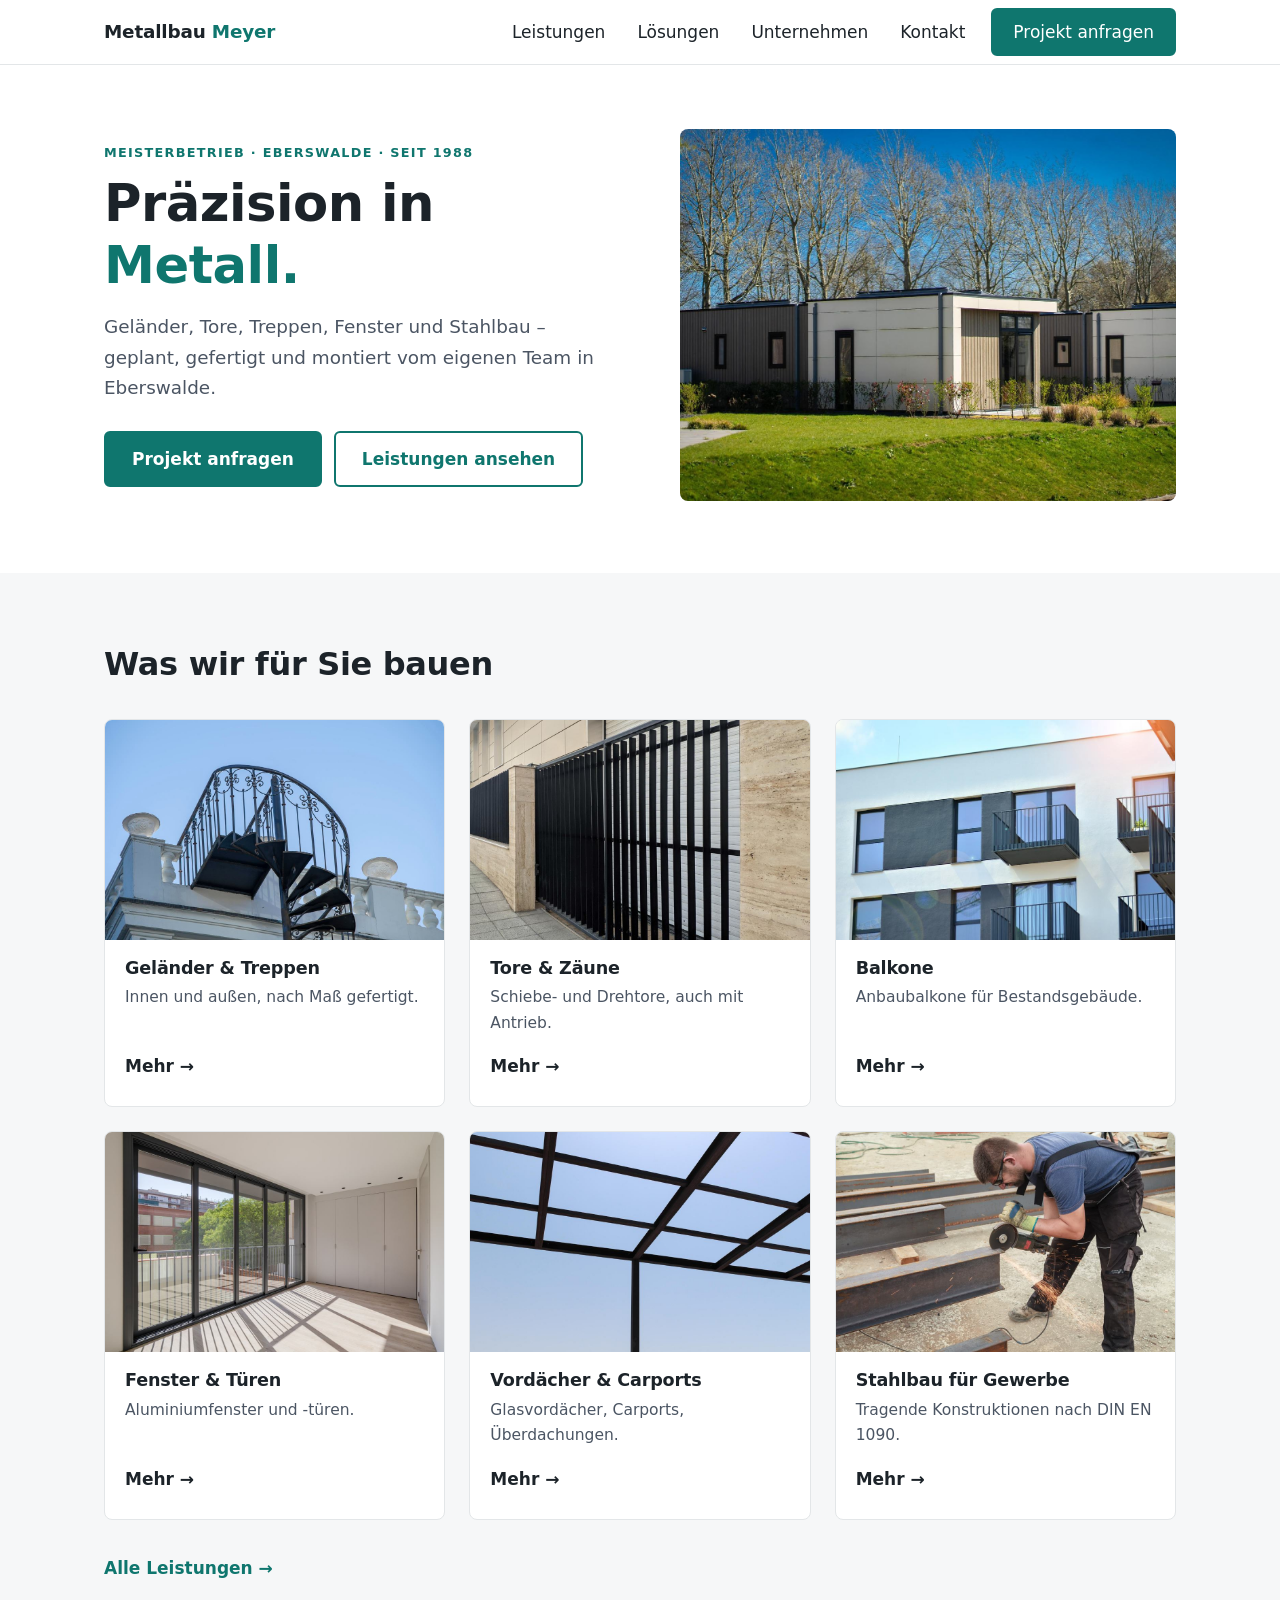
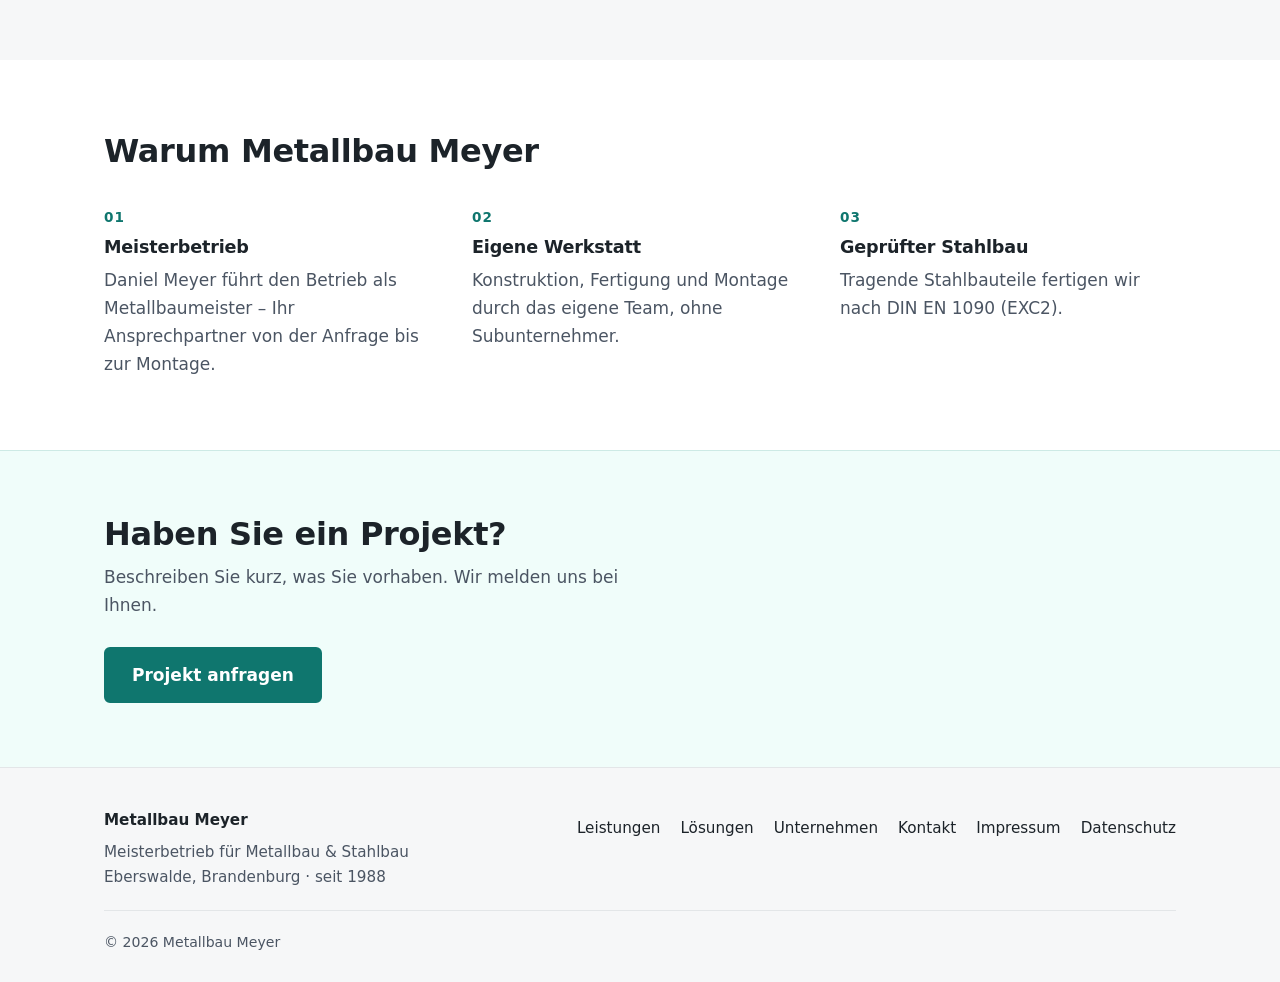
<file: index.html>
<!DOCTYPE html>
<html lang="de">
<head>
<meta charset="UTF-8">
<meta name="viewport" content="width=device-width, initial-scale=1">
<title>Metallbau Meyer – Meisterbetrieb in Eberswalde</title>
<meta name="description" content="Metallbau Meyer, Meisterbetrieb in Eberswalde: Geländer, Tore, Treppen, Fenster und Stahlbau aus eigener Werkstatt.">
<meta name="theme-color" content="#0f766e">
<link rel="canonical" href="https://metallbau-meyer-eberswalde.de/">
<meta property="og:title" content="Metallbau Meyer – Meisterbetrieb in Eberswalde">
<meta property="og:description" content="Metallbau Meyer, Meisterbetrieb in Eberswalde: Geländer, Tore, Treppen, Fenster und Stahlbau aus eigener Werkstatt.">
<meta property="og:type" content="website">
<meta property="og:locale" content="de_DE">
<link rel="icon" href="data:image/svg+xml,%3Csvg xmlns='http://www.w3.org/2000/svg' viewBox='0 0 32 32'%3E%3Crect width='32' height='32' rx='6' fill='%230f766e'/%3E%3Cpath d='M8 24V8h4l4 7 4-7h4v16h-3.5V14l-4.5 7h-1L11.5 14v10z' fill='%23fff'/%3E%3C/svg%3E">
<link rel="stylesheet" href="style.css">
<script type="application/ld+json">
{"@context":"https://schema.org","@type":"LocalBusiness","name":"Metallbau Meyer","description":"Meisterbetrieb für Metallbau und Stahlbau in Eberswalde","url":"https://metallbau-meyer-eberswalde.de","address":{"@type":"PostalAddress","addressLocality":"Eberswalde","addressRegion":"Brandenburg","addressCountry":"DE"}}
</script>
</head>
<body class="has-sticky">
<a class="skip" href="#main">Zum Inhalt springen</a>
<header class="site-header">
    <div class="wrap bar">
        <a class="logo" href="index.html" aria-label="Metallbau Meyer – Startseite">Metallbau <span>Meyer</span></a>
        <button class="menu-btn" id="menu-btn" aria-expanded="false" aria-controls="nav-links"><span>Menü</span></button>
        <nav aria-label="Hauptnavigation">
            <ul class="nav-links" id="nav-links">
                <li class="has-menu"><a href="leistungen.html">Leistungen</a><div class="mega"><div class="wrap mega-inner"><div class="mega-col"><p class="mega-title">Privat</p><ul><li><a href="leistungen.html#gelaender">Geländer &amp; Treppen</a></li><li><a href="leistungen.html#tor-zaun">Tore &amp; Zäune</a></li><li><a href="leistungen.html#balkon">Anbaubalkone</a></li><li><a href="leistungen.html#fenster">Fenster &amp; Türen</a></li><li><a href="leistungen.html#vordach-carport">Vordächer &amp; Carports</a></li></ul></div><div class="mega-col"><p class="mega-title">Gewerbe</p><ul><li><a href="leistungen.html#gewerbe">Stahlkonstruktionen</a></li><li><a href="leistungen.html#gewerbe">Treppen &amp; Podeste</a></li><li><a href="leistungen.html#gewerbe">Rammschutz</a></li><li><a href="leistungen.html#gewerbe">Hallentore</a></li></ul></div><div class="mega-col"><p class="mega-title">Fertigung</p><ul><li><a href="leistungen.html#fertigung">Laserschneiden</a></li><li><a href="leistungen.html#fertigung">Abkanten &amp; Biegen</a></li><li><a href="leistungen.html#fertigung">Schweißen</a></li><li><a href="leistungen.html#fertigung">Werkstoffe</a></li></ul></div></div></div></li>
                <li class="has-menu"><a href="loesungen.html">Lösungen</a><div class="mega"><div class="wrap mega-inner"><div class="mega-col"><p class="mega-title">Bereiche</p><ul><li><a href="loesungen.html#privat">Privatbau</a></li><li><a href="loesungen.html#gewerbe">Gewerbebau</a></li><li><a href="loesungen.html#sonderbau">Sonderanfertigung</a></li></ul></div><div class="mega-col"><p class="mega-title">Zusätzlich</p><ul><li><a href="loesungen.html#zusaetzlich">Zufahrtskontrolle</a></li><li><a href="loesungen.html#zusaetzlich">Brandschutz</a></li><li><a href="loesungen.html#zusaetzlich">Carports für Photovoltaik</a></li><li><a href="loesungen.html#zusaetzlich">Reparatur &amp; Service</a></li></ul></div></div></div></li>
                <li class="has-menu"><a href="unternehmen.html">Unternehmen</a><div class="mega"><div class="wrap mega-inner"><div class="mega-col"><p class="mega-title">Profil</p><ul><li><a href="unternehmen.html#team">Daniel Meyer</a></li><li><a href="unternehmen.html#prinzip">Wie wir arbeiten</a></li><li><a href="unternehmen.html#zertifikate">Qualifikationen</a></li></ul></div></div></div></li>
                <li class="has-menu"><a href="kontakt.html">Kontakt</a><div class="mega"><div class="wrap mega-inner"><div class="mega-col"><p class="mega-title">Erreichbarkeit</p><ul><li><a href="kontakt.html">Telefon &amp; E-Mail</a></li><li><a href="kontakt.html#oeffnungszeiten">Öffnungszeiten</a></li></ul></div><div class="mega-col"><p class="mega-title">Direkt</p><ul><li><a href="anfrage.html">Projekt anfragen</a></li></ul></div></div></div></li>
                <li><a class="btn btn-primary" href="anfrage.html">Projekt anfragen</a></li>
            </ul>
        </nav>
    </div>
</header>
<main id="main">
<section class="hero">
    <div class="wrap hero-grid">
        <div>
            <p class="eyebrow">Meisterbetrieb · Eberswalde · seit 1988</p>
            <h1>Präzision in <em>Metall.</em></h1>
            <p class="lead">Geländer, Tore, Treppen, Fenster und Stahlbau – geplant, gefertigt und montiert vom eigenen Team in Eberswalde.</p>
            <div class="btn-row">
                <a class="btn btn-primary" href="anfrage.html">Projekt anfragen</a>
                <a class="btn btn-line" href="leistungen.html">Leistungen ansehen</a>
            </div>
        </div>
        <img class="hero-img" src="img/haus.jpg" alt="Modernes Wohnhaus mit dunklen Fensterrahmen" width="1400" height="933" fetchpriority="high">
    </div>
</section>

<section class="section alt" aria-labelledby="h-leist">
    <div class="wrap">
        <div class="section-head">
            <h2 id="h-leist">Was wir für Sie bauen</h2>
        </div>
        <div class="cards">
            <a class="card" href="leistungen.html#privat">
            <img src="img/treppengelaender.jpg" alt="Treppengeländer aus Metall" width="1000" height="667" loading="lazy">
            <div class="card-body"><h3>Geländer &amp; Treppen</h3><p>Innen und außen, nach Maß gefertigt.</p><span class="link-arrow">Mehr</span></div>
        </a>
            <a class="card" href="leistungen.html#privat">
            <img src="img/tor.jpg" alt="Einfahrtstor mit Antrieb" width="1000" height="667" loading="lazy">
            <div class="card-body"><h3>Tore &amp; Zäune</h3><p>Schiebe- und Drehtore, auch mit Antrieb.</p><span class="link-arrow">Mehr</span></div>
        </a>
            <a class="card" href="leistungen.html#privat">
            <img src="img/balkon.jpg" alt="Anbaubalkon aus Edelstahl" width="1000" height="667" loading="lazy">
            <div class="card-body"><h3>Balkone</h3><p>Anbaubalkone für Bestandsgebäude.</p><span class="link-arrow">Mehr</span></div>
        </a>
            <a class="card" href="leistungen.html#privat">
            <img src="img/fenster.jpg" alt="Fenster mit dunklen Rahmen" width="1000" height="667" loading="lazy">
            <div class="card-body"><h3>Fenster &amp; Türen</h3><p>Aluminiumfenster und -türen.</p><span class="link-arrow">Mehr</span></div>
        </a>
            <a class="card" href="leistungen.html#privat">
            <img src="img/vordach.jpg" alt="Glasvordach am Eingang" width="1000" height="667" loading="lazy">
            <div class="card-body"><h3>Vordächer &amp; Carports</h3><p>Glasvordächer, Carports, Überdachungen.</p><span class="link-arrow">Mehr</span></div>
        </a>
            <a class="card" href="leistungen.html#gewerbe">
            <img src="img/gewerbe.jpg" alt="Stahlträger werden in der Werkstatt bearbeitet" width="1000" height="667" loading="lazy">
            <div class="card-body"><h3>Stahlbau für Gewerbe</h3><p>Tragende Konstruktionen nach DIN EN 1090.</p><span class="link-arrow">Mehr</span></div>
        </a>
        </div>
        <p style="margin-top:28px"><a class="link-arrow" href="leistungen.html">Alle Leistungen</a></p>
    </div>
</section>

<section class="section" aria-labelledby="h-warum">
    <div class="wrap">
        <div class="section-head"><h2 id="h-warum">Warum Metallbau Meyer</h2></div>
        <div class="points">
            <div><span class="num">01</span><h3>Meisterbetrieb</h3><p>Daniel Meyer führt den Betrieb als Metallbaumeister – Ihr Ansprechpartner von der Anfrage bis zur Montage.</p></div>
            <div><span class="num">02</span><h3>Eigene Werkstatt</h3><p>Konstruktion, Fertigung und Montage durch das eigene Team, ohne Subunternehmer.</p></div>
            <div><span class="num">03</span><h3>Geprüfter Stahlbau</h3><p>Tragende Stahlbauteile fertigen wir nach DIN EN 1090 (EXC2).</p></div>
        </div>
    </div>
</section>

<section class="cta-band">
    <div class="wrap">
        <h2>Haben Sie ein Projekt?</h2>
        <p>Beschreiben Sie kurz, was Sie vorhaben. Wir melden uns bei Ihnen.</p>
        <div class="btn-row"><a class="btn btn-primary" href="anfrage.html">Projekt anfragen</a></div>
    </div>
</section>
</main>
<footer class="site-footer">
    <div class="wrap">
        <div class="foot">
            <div>
                <strong>Metallbau Meyer</strong>
                <p>Meisterbetrieb für Metallbau &amp; Stahlbau<br>Eberswalde, Brandenburg · seit 1988</p>
            </div>
            <ul aria-label="Footer-Navigation">
                <li><a href="leistungen.html">Leistungen</a></li>
                <li><a href="loesungen.html">Lösungen</a></li>
                <li><a href="unternehmen.html">Unternehmen</a></li>
                <li><a href="kontakt.html">Kontakt</a></li>
                <li><a href="impressum.html">Impressum</a></li>
                <li><a href="datenschutz.html">Datenschutz</a></li>
            </ul>
        </div>
        <p class="copy">© 2026 Metallbau Meyer</p>
    </div>
</footer>
<div class="sticky-cta"><a class="btn btn-primary" href="anfrage.html">Projekt anfragen</a></div>
<script src="site.js"></script>
</body>
</html>
</file>
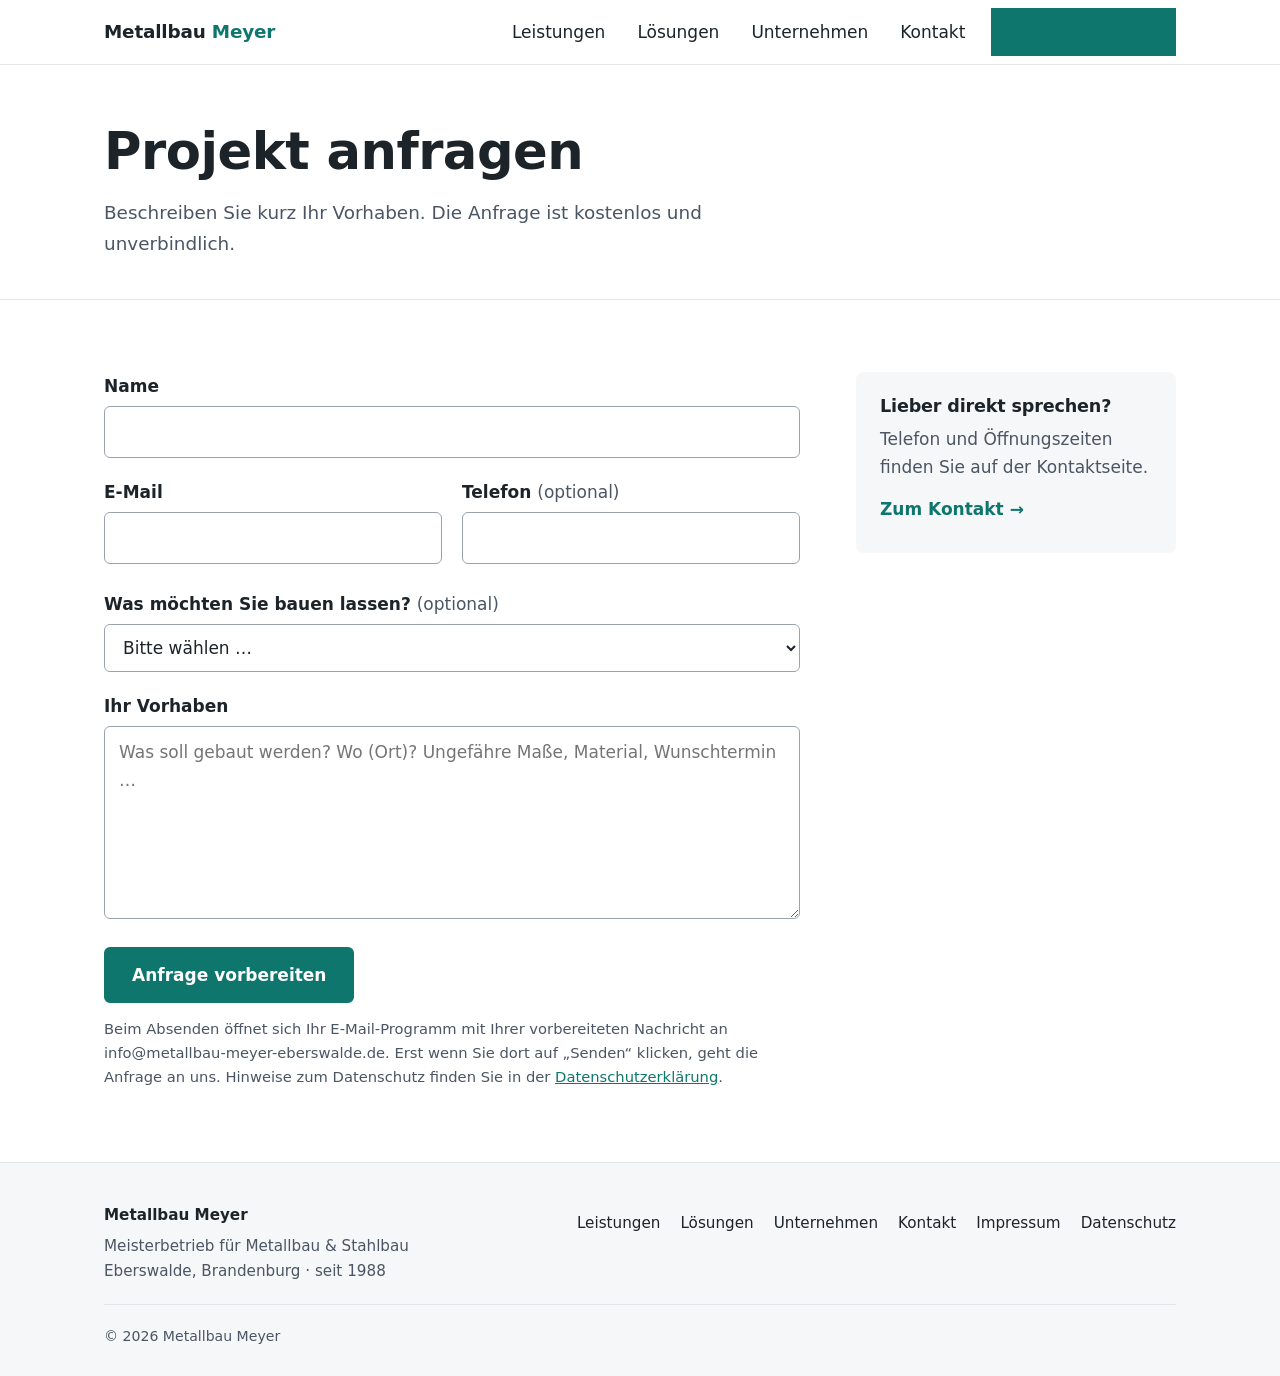
<file: anfrage.html>
<!DOCTYPE html>
<html lang="de">
<head>
<meta charset="UTF-8">
<meta name="viewport" content="width=device-width, initial-scale=1">
<title>Projekt anfragen – Metallbau Meyer, Eberswalde</title>
<meta name="description" content="Projekt bei Metallbau Meyer in Eberswalde anfragen: kurz beschreiben, Anfrage per E-Mail vorbereiten.">
<meta name="theme-color" content="#0f766e">
<link rel="canonical" href="https://metallbau-meyer-eberswalde.de/anfrage.html">
<meta property="og:title" content="Projekt anfragen – Metallbau Meyer, Eberswalde">
<meta property="og:description" content="Projekt bei Metallbau Meyer in Eberswalde anfragen: kurz beschreiben, Anfrage per E-Mail vorbereiten.">
<meta property="og:type" content="website">
<meta property="og:locale" content="de_DE">
<link rel="icon" href="data:image/svg+xml,%3Csvg xmlns='http://www.w3.org/2000/svg' viewBox='0 0 32 32'%3E%3Crect width='32' height='32' rx='6' fill='%230f766e'/%3E%3Cpath d='M8 24V8h4l4 7 4-7h4v16h-3.5V14l-4.5 7h-1L11.5 14v10z' fill='%23fff'/%3E%3C/svg%3E">
<link rel="stylesheet" href="style.css">
</head>
<body>
<a class="skip" href="#main">Zum Inhalt springen</a>
<header class="site-header">
    <div class="wrap bar">
        <a class="logo" href="index.html" aria-label="Metallbau Meyer – Startseite">Metallbau <span>Meyer</span></a>
        <button class="menu-btn" id="menu-btn" aria-expanded="false" aria-controls="nav-links"><span>Menü</span></button>
        <nav aria-label="Hauptnavigation">
            <ul class="nav-links" id="nav-links">
                <li class="has-menu"><a href="leistungen.html">Leistungen</a><div class="mega"><div class="wrap mega-inner"><div class="mega-col"><p class="mega-title">Privat</p><ul><li><a href="leistungen.html#gelaender">Geländer &amp; Treppen</a></li><li><a href="leistungen.html#tor-zaun">Tore &amp; Zäune</a></li><li><a href="leistungen.html#balkon">Anbaubalkone</a></li><li><a href="leistungen.html#fenster">Fenster &amp; Türen</a></li><li><a href="leistungen.html#vordach-carport">Vordächer &amp; Carports</a></li></ul></div><div class="mega-col"><p class="mega-title">Gewerbe</p><ul><li><a href="leistungen.html#gewerbe">Stahlkonstruktionen</a></li><li><a href="leistungen.html#gewerbe">Treppen &amp; Podeste</a></li><li><a href="leistungen.html#gewerbe">Rammschutz</a></li><li><a href="leistungen.html#gewerbe">Hallentore</a></li></ul></div><div class="mega-col"><p class="mega-title">Fertigung</p><ul><li><a href="leistungen.html#fertigung">Laserschneiden</a></li><li><a href="leistungen.html#fertigung">Abkanten &amp; Biegen</a></li><li><a href="leistungen.html#fertigung">Schweißen</a></li><li><a href="leistungen.html#fertigung">Werkstoffe</a></li></ul></div></div></div></li>
                <li class="has-menu"><a href="loesungen.html">Lösungen</a><div class="mega"><div class="wrap mega-inner"><div class="mega-col"><p class="mega-title">Bereiche</p><ul><li><a href="loesungen.html#privat">Privatbau</a></li><li><a href="loesungen.html#gewerbe">Gewerbebau</a></li><li><a href="loesungen.html#sonderbau">Sonderanfertigung</a></li></ul></div><div class="mega-col"><p class="mega-title">Zusätzlich</p><ul><li><a href="loesungen.html#zusaetzlich">Zufahrtskontrolle</a></li><li><a href="loesungen.html#zusaetzlich">Brandschutz</a></li><li><a href="loesungen.html#zusaetzlich">Carports für Photovoltaik</a></li><li><a href="loesungen.html#zusaetzlich">Reparatur &amp; Service</a></li></ul></div></div></div></li>
                <li class="has-menu"><a href="unternehmen.html">Unternehmen</a><div class="mega"><div class="wrap mega-inner"><div class="mega-col"><p class="mega-title">Profil</p><ul><li><a href="unternehmen.html#team">Daniel Meyer</a></li><li><a href="unternehmen.html#prinzip">Wie wir arbeiten</a></li><li><a href="unternehmen.html#zertifikate">Qualifikationen</a></li></ul></div></div></div></li>
                <li class="has-menu"><a href="kontakt.html">Kontakt</a><div class="mega"><div class="wrap mega-inner"><div class="mega-col"><p class="mega-title">Erreichbarkeit</p><ul><li><a href="kontakt.html">Telefon &amp; E-Mail</a></li><li><a href="kontakt.html#oeffnungszeiten">Öffnungszeiten</a></li></ul></div><div class="mega-col"><p class="mega-title">Direkt</p><ul><li><a href="anfrage.html">Projekt anfragen</a></li></ul></div></div></div></li>
                <li><a class="btn btn-primary" href="anfrage.html" aria-current="page">Projekt anfragen</a></li>
            </ul>
        </nav>
    </div>
</header>
<main id="main">
<section class="page-head">
    <div class="wrap">
        <h1>Projekt anfragen</h1>
        <p class="lead">Beschreiben Sie kurz Ihr Vorhaben. Die Anfrage ist kostenlos und unverbindlich.</p>
    </div>
</section>

<section class="section">
    <div class="wrap form-grid">
        <div>
            <form id="form" novalidate>
                <div class="field">
                    <label for="name">Name</label>
                    <input class="input" id="name" name="name" type="text" autocomplete="name" required aria-describedby="name-err">
                    <span class="err" id="name-err" role="alert"></span>
                </div>
                <div class="two">
                    <div class="field">
                        <label for="email">E-Mail</label>
                        <input class="input" id="email" name="email" type="email" autocomplete="email" inputmode="email" required aria-describedby="email-err">
                        <span class="err" id="email-err" role="alert"></span>
                    </div>
                    <div class="field">
                        <label for="tel">Telefon <span class="opt">(optional)</span></label>
                        <input class="input" id="tel" name="tel" type="tel" autocomplete="tel" inputmode="tel">
                    </div>
                </div>
                <div class="field">
                    <label for="art">Was möchten Sie bauen lassen? <span class="opt">(optional)</span></label>
                    <select class="input" id="art" name="art">
                        <option value="">Bitte wählen …</option>
                        <option value="gelaender">Geländer &amp; Treppen</option>
                        <option value="tor-zaun">Tore &amp; Zäune</option>
                        <option value="balkon">Anbaubalkon</option>
                        <option value="fenster">Fenster &amp; Türen</option>
                        <option value="vordach-carport">Vordach &amp; Carport</option>
                        <option value="stahlbau">Stahlbau für Gewerbe</option>
                        <option value="reparatur">Reparatur &amp; Service</option>
                        <option value="sonstiges">Sonstiges</option>
                    </select>
                </div>
                <div class="field">
                    <label for="msg">Ihr Vorhaben</label>
                    <textarea class="input" id="msg" name="msg" rows="6" maxlength="1200" required aria-describedby="msg-err" placeholder="Was soll gebaut werden? Wo (Ort)? Ungefähre Maße, Material, Wunschtermin …"></textarea>
                    <span class="err" id="msg-err" role="alert"></span>
                </div>
                <button class="btn btn-primary" type="submit">Anfrage vorbereiten</button>
                <p class="note">Beim Absenden öffnet sich Ihr E-Mail-Programm mit Ihrer vorbereiteten Nachricht an info@metallbau-meyer-eberswalde.de. Erst wenn Sie dort auf „Senden“ klicken, geht die Anfrage an uns. Hinweise zum Datenschutz finden Sie in der <a href="datenschutz.html">Datenschutzerklärung</a>.</p>
            </form>
            <div class="success" id="success" role="status" tabindex="-1">
                <h2>Fast geschafft</h2>
                <p>Ihr E-Mail-Programm sollte sich jetzt geöffnet haben. Bitte senden Sie die Nachricht dort ab.</p>
                <p>Es hat sich nichts geöffnet? Schreiben Sie uns direkt an <a href="mailto:info@metallbau-meyer-eberswalde.de">info@metallbau-meyer-eberswalde.de</a> oder rufen Sie an: <a href="tel:+49333400000">+49 (0) 3334 00 00 00</a>.</p>
            </div>
        </div>
        <aside class="aside-box" aria-label="Alternativ">
            <h2 style="font-size:1.1rem">Lieber direkt sprechen?</h2>
            <p>Telefon und Öffnungszeiten finden Sie auf der Kontaktseite.</p>
            <p><a class="link-arrow" href="kontakt.html">Zum Kontakt</a></p>
        </aside>
    </div>
</section>
</main>
<footer class="site-footer">
    <div class="wrap">
        <div class="foot">
            <div>
                <strong>Metallbau Meyer</strong>
                <p>Meisterbetrieb für Metallbau &amp; Stahlbau<br>Eberswalde, Brandenburg · seit 1988</p>
            </div>
            <ul aria-label="Footer-Navigation">
                <li><a href="leistungen.html">Leistungen</a></li>
                <li><a href="loesungen.html">Lösungen</a></li>
                <li><a href="unternehmen.html">Unternehmen</a></li>
                <li><a href="kontakt.html">Kontakt</a></li>
                <li><a href="impressum.html">Impressum</a></li>
                <li><a href="datenschutz.html">Datenschutz</a></li>
            </ul>
        </div>
        <p class="copy">© 2026 Metallbau Meyer</p>
    </div>
</footer>

<script src="site.js"></script>
<script>
(function () {
    var MAIL = "info@metallbau-meyer-eberswalde.de";
    var form = document.getElementById("form");
    var success = document.getElementById("success");
    var art = document.getElementById("art");
    var p = new URLSearchParams(location.search).get("art");
    if (p) { for (var i = 0; i < art.options.length; i++) if (art.options[i].value === p) art.selectedIndex = i; }

    function check(id, msg, ok) {
        var el = document.getElementById(id), err = document.getElementById(id + "-err");
        el.setAttribute("aria-invalid", ok ? "false" : "true");
        err.textContent = ok ? "" : msg;
        return ok;
    }
    function validate() {
        var n = check("name", "Bitte geben Sie Ihren Namen ein.", form.name.value.trim().length > 1);
        var e = check("email", "Bitte geben Sie eine gültige E-Mail-Adresse ein.", /^[^\s@]+@[^\s@]+\.[^\s@]+$/.test(form.email.value.trim()));
        var m = check("msg", "Bitte beschreiben Sie kurz Ihr Vorhaben.", form.msg.value.trim().length > 9);
        return n && e && m;
    }
    ["name", "email", "msg"].forEach(function (id) {
        document.getElementById(id).addEventListener("blur", validate);
    });
    form.addEventListener("submit", function (ev) {
        ev.preventDefault();
        if (!validate()) { var bad = form.querySelector('[aria-invalid="true"]'); if (bad) bad.focus(); return; }
        var artLabel = art.value ? art.options[art.selectedIndex].text : "–";
        var body = "Name: " + form.name.value.trim() + "\n" +
                   "E-Mail: " + form.email.value.trim() + "\n" +
                   "Telefon: " + (form.tel.value.trim() || "–") + "\n" +
                   "Projektart: " + artLabel + "\n\n" + form.msg.value.trim();
        var href = "mailto:" + MAIL + "?subject=" + encodeURIComponent("Projektanfrage") + "&body=" + encodeURIComponent(body);
        form.style.display = "none";
        success.classList.add("show");
        success.focus();
        location.href = href;
    });
})();
</script>
</body>
</html>
</file>
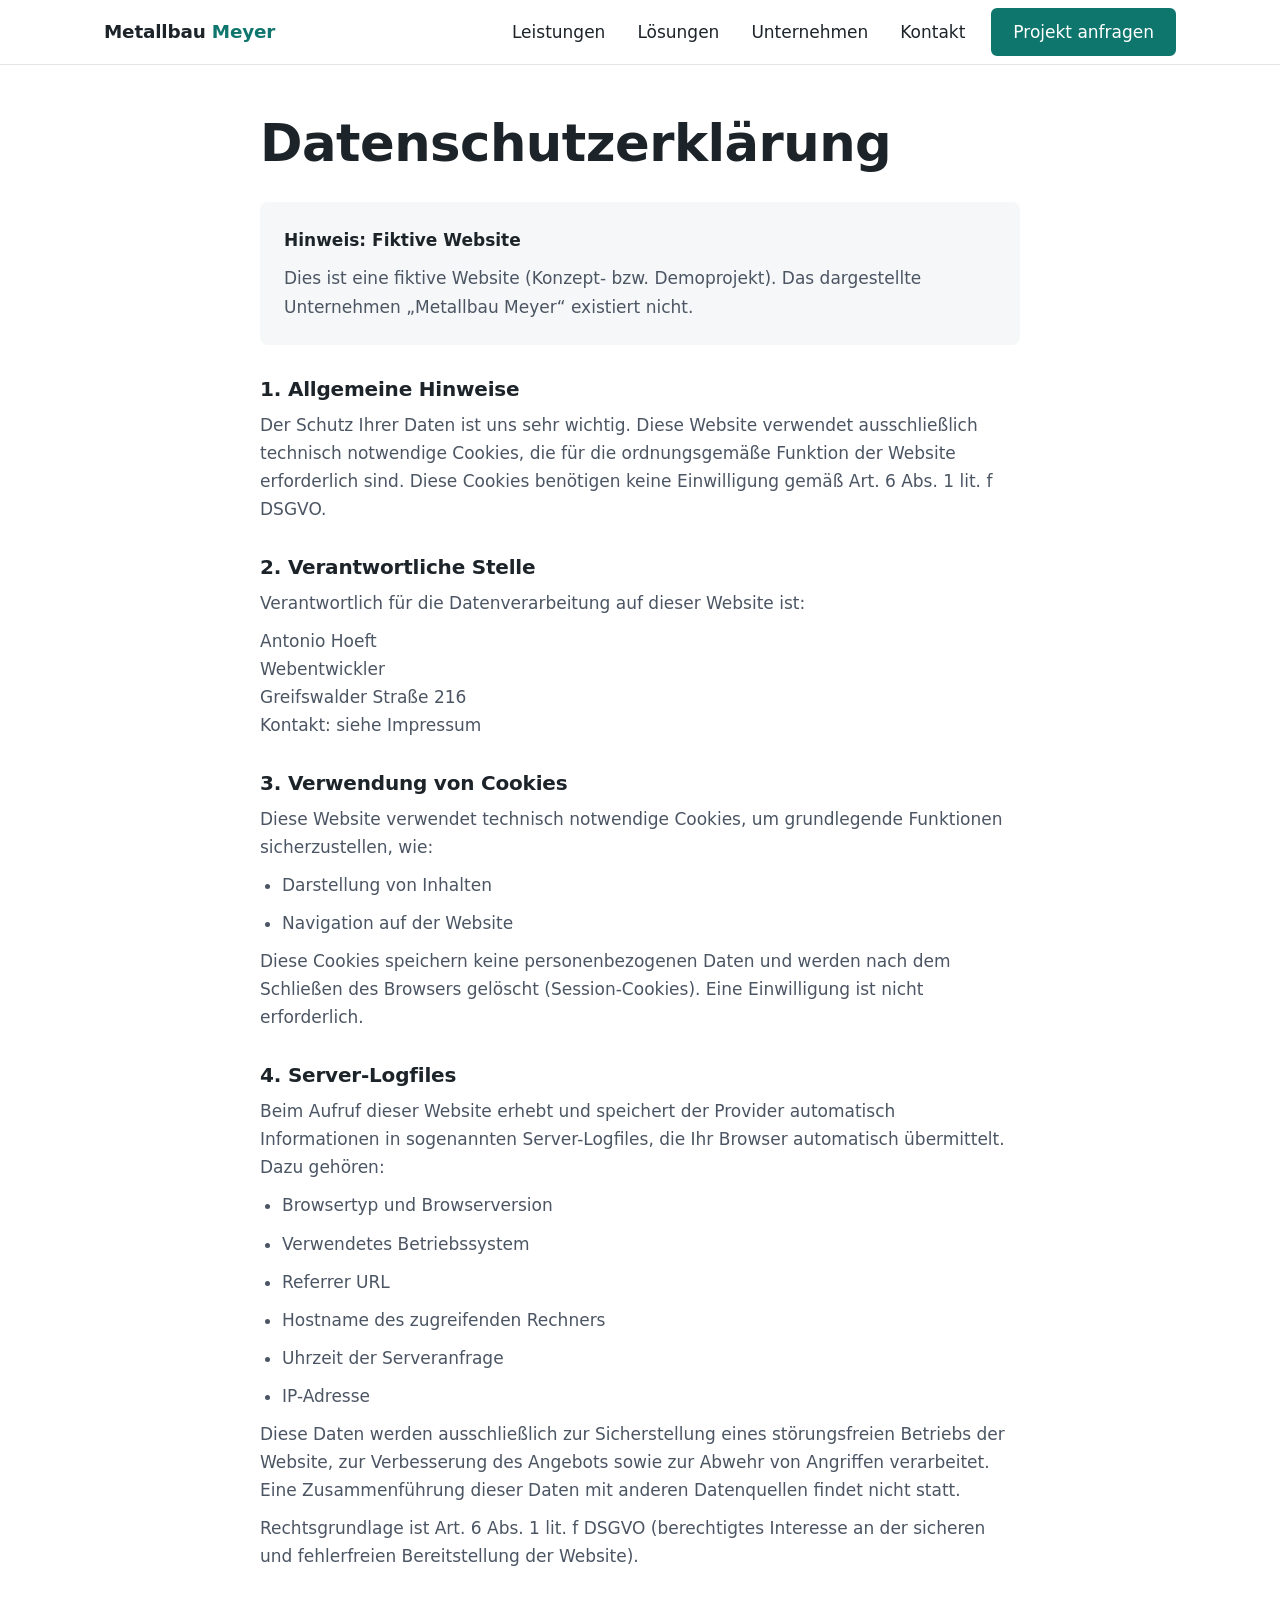
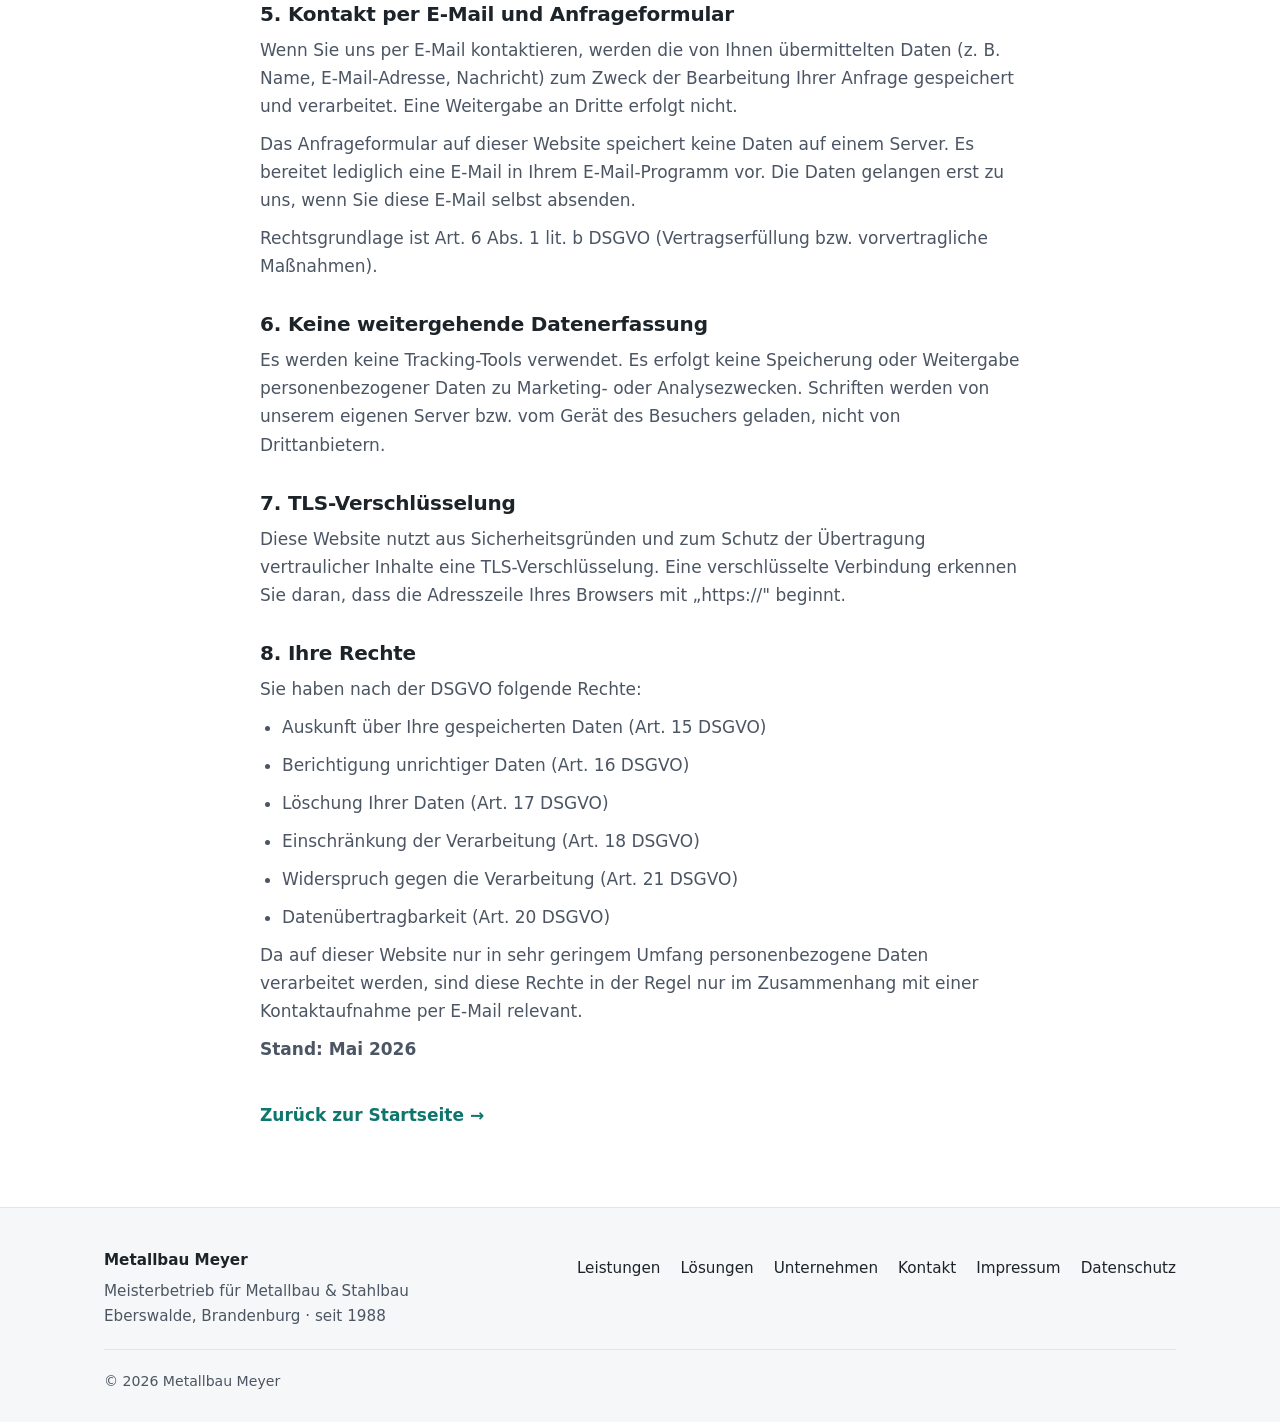
<file: datenschutz.html>
<!DOCTYPE html>
<html lang="de">
<head>
<meta charset="UTF-8">
<meta name="viewport" content="width=device-width, initial-scale=1">
<title>Datenschutzerklärung – Metallbau Meyer</title>
<meta name="description" content="Datenschutzerklärung von Metallbau Meyer, Eberswalde.">
<meta name="theme-color" content="#0f766e">
<link rel="canonical" href="https://metallbau-meyer-eberswalde.de/datenschutz.html">
<meta property="og:title" content="Datenschutzerklärung – Metallbau Meyer">
<meta property="og:description" content="Datenschutzerklärung von Metallbau Meyer, Eberswalde.">
<meta property="og:type" content="website">
<meta property="og:locale" content="de_DE">
<link rel="icon" href="data:image/svg+xml,%3Csvg xmlns='http://www.w3.org/2000/svg' viewBox='0 0 32 32'%3E%3Crect width='32' height='32' rx='6' fill='%230f766e'/%3E%3Cpath d='M8 24V8h4l4 7 4-7h4v16h-3.5V14l-4.5 7h-1L11.5 14v10z' fill='%23fff'/%3E%3C/svg%3E">
<link rel="stylesheet" href="style.css">
</head>
<body>
<a class="skip" href="#main">Zum Inhalt springen</a>
<header class="site-header">
    <div class="wrap bar">
        <a class="logo" href="index.html" aria-label="Metallbau Meyer – Startseite">Metallbau <span>Meyer</span></a>
        <button class="menu-btn" id="menu-btn" aria-expanded="false" aria-controls="nav-links"><span>Menü</span></button>
        <nav aria-label="Hauptnavigation">
            <ul class="nav-links" id="nav-links">
                <li class="has-menu"><a href="leistungen.html">Leistungen</a><div class="mega"><div class="wrap mega-inner"><div class="mega-col"><p class="mega-title">Privat</p><ul><li><a href="leistungen.html#gelaender">Geländer &amp; Treppen</a></li><li><a href="leistungen.html#tor-zaun">Tore &amp; Zäune</a></li><li><a href="leistungen.html#balkon">Anbaubalkone</a></li><li><a href="leistungen.html#fenster">Fenster &amp; Türen</a></li><li><a href="leistungen.html#vordach-carport">Vordächer &amp; Carports</a></li></ul></div><div class="mega-col"><p class="mega-title">Gewerbe</p><ul><li><a href="leistungen.html#gewerbe">Stahlkonstruktionen</a></li><li><a href="leistungen.html#gewerbe">Treppen &amp; Podeste</a></li><li><a href="leistungen.html#gewerbe">Rammschutz</a></li><li><a href="leistungen.html#gewerbe">Hallentore</a></li></ul></div><div class="mega-col"><p class="mega-title">Fertigung</p><ul><li><a href="leistungen.html#fertigung">Laserschneiden</a></li><li><a href="leistungen.html#fertigung">Abkanten &amp; Biegen</a></li><li><a href="leistungen.html#fertigung">Schweißen</a></li><li><a href="leistungen.html#fertigung">Werkstoffe</a></li></ul></div></div></div></li>
                <li class="has-menu"><a href="loesungen.html">Lösungen</a><div class="mega"><div class="wrap mega-inner"><div class="mega-col"><p class="mega-title">Bereiche</p><ul><li><a href="loesungen.html#privat">Privatbau</a></li><li><a href="loesungen.html#gewerbe">Gewerbebau</a></li><li><a href="loesungen.html#sonderbau">Sonderanfertigung</a></li></ul></div><div class="mega-col"><p class="mega-title">Zusätzlich</p><ul><li><a href="loesungen.html#zusaetzlich">Zufahrtskontrolle</a></li><li><a href="loesungen.html#zusaetzlich">Brandschutz</a></li><li><a href="loesungen.html#zusaetzlich">Carports für Photovoltaik</a></li><li><a href="loesungen.html#zusaetzlich">Reparatur &amp; Service</a></li></ul></div></div></div></li>
                <li class="has-menu"><a href="unternehmen.html">Unternehmen</a><div class="mega"><div class="wrap mega-inner"><div class="mega-col"><p class="mega-title">Profil</p><ul><li><a href="unternehmen.html#team">Daniel Meyer</a></li><li><a href="unternehmen.html#prinzip">Wie wir arbeiten</a></li><li><a href="unternehmen.html#zertifikate">Qualifikationen</a></li></ul></div></div></div></li>
                <li class="has-menu"><a href="kontakt.html">Kontakt</a><div class="mega"><div class="wrap mega-inner"><div class="mega-col"><p class="mega-title">Erreichbarkeit</p><ul><li><a href="kontakt.html">Telefon &amp; E-Mail</a></li><li><a href="kontakt.html#oeffnungszeiten">Öffnungszeiten</a></li></ul></div><div class="mega-col"><p class="mega-title">Direkt</p><ul><li><a href="anfrage.html">Projekt anfragen</a></li></ul></div></div></div></li>
                <li><a class="btn btn-primary" href="anfrage.html">Projekt anfragen</a></li>
            </ul>
        </nav>
    </div>
</header>
<main id="main">
<div class="wrap legal">
    <h1>Datenschutzerklärung</h1>

    <div class="aside-box" role="note">
        <strong>Hinweis: Fiktive Website</strong>
        <p>Dies ist eine fiktive Website (Konzept- bzw. Demoprojekt). Das dargestellte Unternehmen „Metallbau Meyer“ existiert nicht.</p>
    </div>

    <h2>1. Allgemeine Hinweise</h2>
    <p>Der Schutz Ihrer Daten ist uns sehr wichtig. Diese Website verwendet ausschließlich technisch notwendige Cookies, die für die ordnungsgemäße Funktion der Website erforderlich sind. Diese Cookies benötigen keine Einwilligung gemäß Art. 6 Abs. 1 lit. f DSGVO.</p>

    <h2>2. Verantwortliche Stelle</h2>
    <p>Verantwortlich für die Datenverarbeitung auf dieser Website ist:</p>
    <p>Antonio Hoeft<br>Webentwickler<br>Greifswalder Straße 216<br>Kontakt: siehe Impressum</p>

    <h2>3. Verwendung von Cookies</h2>
    <p>Diese Website verwendet technisch notwendige Cookies, um grundlegende Funktionen sicherzustellen, wie:</p>
    <ul><li>Darstellung von Inhalten</li><li>Navigation auf der Website</li></ul>
    <p>Diese Cookies speichern keine personenbezogenen Daten und werden nach dem Schließen des Browsers gelöscht (Session-Cookies). Eine Einwilligung ist nicht erforderlich.</p>

    <h2>4. Server-Logfiles</h2>
    <p>Beim Aufruf dieser Website erhebt und speichert der Provider automatisch Informationen in sogenannten Server-Logfiles, die Ihr Browser automatisch übermittelt. Dazu gehören:</p>
    <ul><li>Browsertyp und Browserversion</li><li>Verwendetes Betriebssystem</li><li>Referrer URL</li><li>Hostname des zugreifenden Rechners</li><li>Uhrzeit der Serveranfrage</li><li>IP-Adresse</li></ul>
    <p>Diese Daten werden ausschließlich zur Sicherstellung eines störungsfreien Betriebs der Website, zur Verbesserung des Angebots sowie zur Abwehr von Angriffen verarbeitet. Eine Zusammenführung dieser Daten mit anderen Datenquellen findet nicht statt.</p>
    <p>Rechtsgrundlage ist Art. 6 Abs. 1 lit. f DSGVO (berechtigtes Interesse an der sicheren und fehlerfreien Bereitstellung der Website).</p>

    <h2>5. Kontakt per E-Mail und Anfrageformular</h2>
    <p>Wenn Sie uns per E-Mail kontaktieren, werden die von Ihnen übermittelten Daten (z. B. Name, E-Mail-Adresse, Nachricht) zum Zweck der Bearbeitung Ihrer Anfrage gespeichert und verarbeitet. Eine Weitergabe an Dritte erfolgt nicht.</p>
    <p>Das Anfrageformular auf dieser Website speichert keine Daten auf einem Server. Es bereitet lediglich eine E-Mail in Ihrem E-Mail-Programm vor. Die Daten gelangen erst zu uns, wenn Sie diese E-Mail selbst absenden.</p>
    <p>Rechtsgrundlage ist Art. 6 Abs. 1 lit. b DSGVO (Vertragserfüllung bzw. vorvertragliche Maßnahmen).</p>

    <h2>6. Keine weitergehende Datenerfassung</h2>
    <p>Es werden keine Tracking-Tools verwendet. Es erfolgt keine Speicherung oder Weitergabe personenbezogener Daten zu Marketing- oder Analysezwecken. Schriften werden von unserem eigenen Server bzw. vom Gerät des Besuchers geladen, nicht von Drittanbietern.</p>

    <h2>7. TLS-Verschlüsselung</h2>
    <p>Diese Website nutzt aus Sicherheitsgründen und zum Schutz der Übertragung vertraulicher Inhalte eine TLS-Verschlüsselung. Eine verschlüsselte Verbindung erkennen Sie daran, dass die Adresszeile Ihres Browsers mit „https://" beginnt.</p>

    <h2>8. Ihre Rechte</h2>
    <p>Sie haben nach der DSGVO folgende Rechte:</p>
    <ul>
        <li>Auskunft über Ihre gespeicherten Daten (Art. 15 DSGVO)</li>
        <li>Berichtigung unrichtiger Daten (Art. 16 DSGVO)</li>
        <li>Löschung Ihrer Daten (Art. 17 DSGVO)</li>
        <li>Einschränkung der Verarbeitung (Art. 18 DSGVO)</li>
        <li>Widerspruch gegen die Verarbeitung (Art. 21 DSGVO)</li>
        <li>Datenübertragbarkeit (Art. 20 DSGVO)</li>
    </ul>
    <p>Da auf dieser Website nur in sehr geringem Umfang personenbezogene Daten verarbeitet werden, sind diese Rechte in der Regel nur im Zusammenhang mit einer Kontaktaufnahme per E-Mail relevant.</p>
    <p><strong>Stand: Mai 2026</strong></p>

    <p style="margin-top:32px"><a class="link-arrow" href="index.html">Zurück zur Startseite</a></p>
</div>
</main>
<footer class="site-footer">
    <div class="wrap">
        <div class="foot">
            <div>
                <strong>Metallbau Meyer</strong>
                <p>Meisterbetrieb für Metallbau &amp; Stahlbau<br>Eberswalde, Brandenburg · seit 1988</p>
            </div>
            <ul aria-label="Footer-Navigation">
                <li><a href="leistungen.html">Leistungen</a></li>
                <li><a href="loesungen.html">Lösungen</a></li>
                <li><a href="unternehmen.html">Unternehmen</a></li>
                <li><a href="kontakt.html">Kontakt</a></li>
                <li><a href="impressum.html">Impressum</a></li>
                <li><a href="datenschutz.html">Datenschutz</a></li>
            </ul>
        </div>
        <p class="copy">© 2026 Metallbau Meyer</p>
    </div>
</footer>

<script src="site.js"></script>
</body>
</html>
</file>
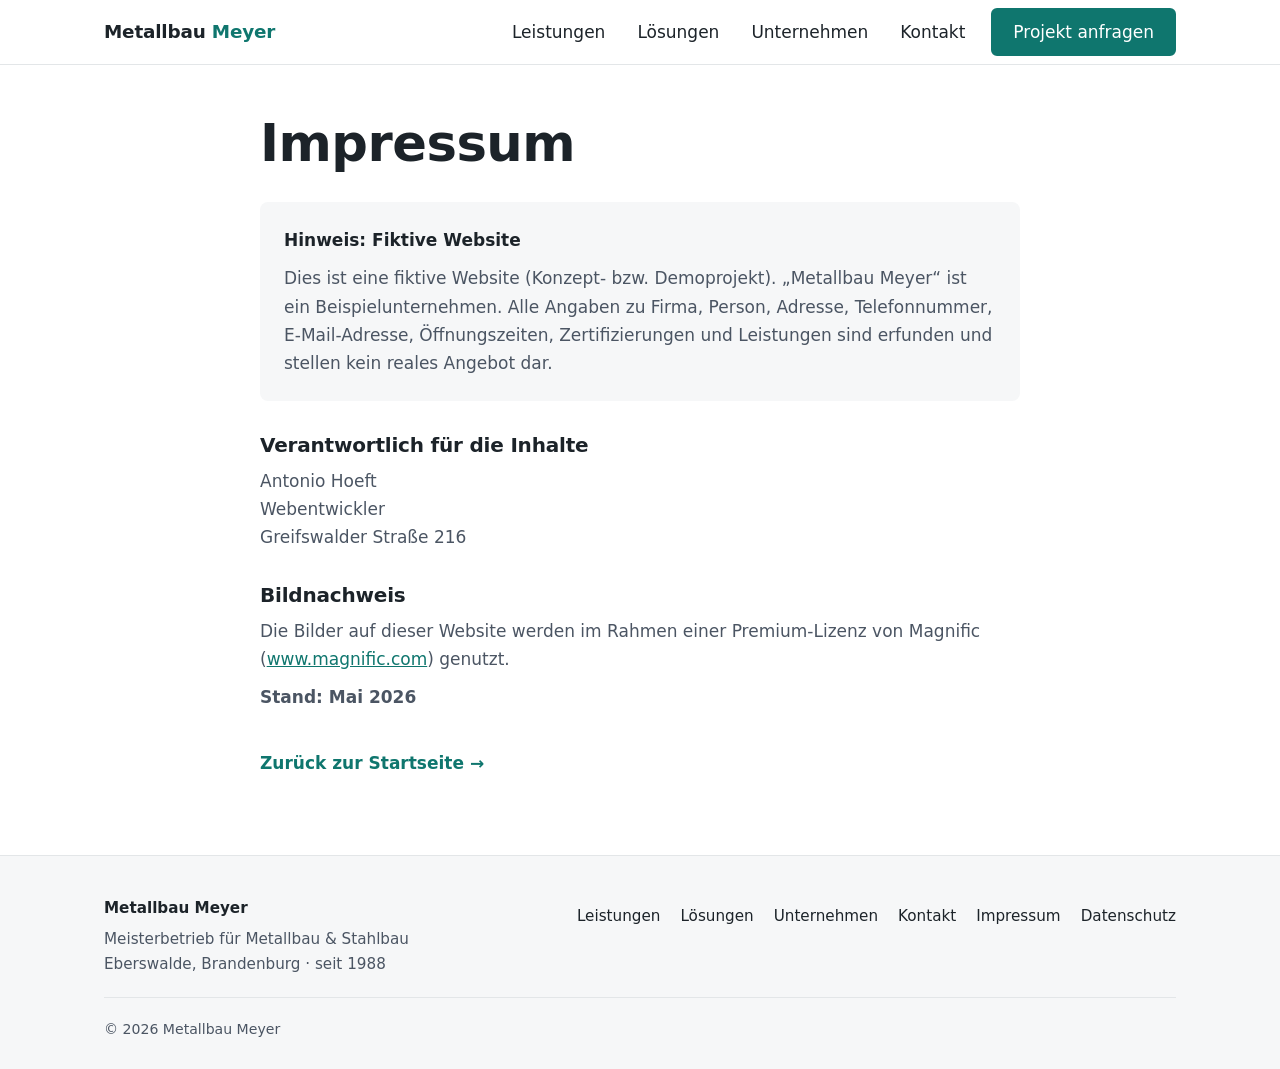
<file: impressum.html>
<!DOCTYPE html>
<html lang="de">
<head>
<meta charset="UTF-8">
<meta name="viewport" content="width=device-width, initial-scale=1">
<title>Impressum – Metallbau Meyer</title>
<meta name="description" content="Impressum von Metallbau Meyer, Eberswalde.">
<meta name="theme-color" content="#0f766e">
<link rel="canonical" href="https://metallbau-meyer-eberswalde.de/impressum.html">
<meta property="og:title" content="Impressum – Metallbau Meyer">
<meta property="og:description" content="Impressum von Metallbau Meyer, Eberswalde.">
<meta property="og:type" content="website">
<meta property="og:locale" content="de_DE">
<link rel="icon" href="data:image/svg+xml,%3Csvg xmlns='http://www.w3.org/2000/svg' viewBox='0 0 32 32'%3E%3Crect width='32' height='32' rx='6' fill='%230f766e'/%3E%3Cpath d='M8 24V8h4l4 7 4-7h4v16h-3.5V14l-4.5 7h-1L11.5 14v10z' fill='%23fff'/%3E%3C/svg%3E">
<link rel="stylesheet" href="style.css">
</head>
<body>
<a class="skip" href="#main">Zum Inhalt springen</a>
<header class="site-header">
    <div class="wrap bar">
        <a class="logo" href="index.html" aria-label="Metallbau Meyer – Startseite">Metallbau <span>Meyer</span></a>
        <button class="menu-btn" id="menu-btn" aria-expanded="false" aria-controls="nav-links"><span>Menü</span></button>
        <nav aria-label="Hauptnavigation">
            <ul class="nav-links" id="nav-links">
                <li class="has-menu"><a href="leistungen.html">Leistungen</a><div class="mega"><div class="wrap mega-inner"><div class="mega-col"><p class="mega-title">Privat</p><ul><li><a href="leistungen.html#gelaender">Geländer &amp; Treppen</a></li><li><a href="leistungen.html#tor-zaun">Tore &amp; Zäune</a></li><li><a href="leistungen.html#balkon">Anbaubalkone</a></li><li><a href="leistungen.html#fenster">Fenster &amp; Türen</a></li><li><a href="leistungen.html#vordach-carport">Vordächer &amp; Carports</a></li></ul></div><div class="mega-col"><p class="mega-title">Gewerbe</p><ul><li><a href="leistungen.html#gewerbe">Stahlkonstruktionen</a></li><li><a href="leistungen.html#gewerbe">Treppen &amp; Podeste</a></li><li><a href="leistungen.html#gewerbe">Rammschutz</a></li><li><a href="leistungen.html#gewerbe">Hallentore</a></li></ul></div><div class="mega-col"><p class="mega-title">Fertigung</p><ul><li><a href="leistungen.html#fertigung">Laserschneiden</a></li><li><a href="leistungen.html#fertigung">Abkanten &amp; Biegen</a></li><li><a href="leistungen.html#fertigung">Schweißen</a></li><li><a href="leistungen.html#fertigung">Werkstoffe</a></li></ul></div></div></div></li>
                <li class="has-menu"><a href="loesungen.html">Lösungen</a><div class="mega"><div class="wrap mega-inner"><div class="mega-col"><p class="mega-title">Bereiche</p><ul><li><a href="loesungen.html#privat">Privatbau</a></li><li><a href="loesungen.html#gewerbe">Gewerbebau</a></li><li><a href="loesungen.html#sonderbau">Sonderanfertigung</a></li></ul></div><div class="mega-col"><p class="mega-title">Zusätzlich</p><ul><li><a href="loesungen.html#zusaetzlich">Zufahrtskontrolle</a></li><li><a href="loesungen.html#zusaetzlich">Brandschutz</a></li><li><a href="loesungen.html#zusaetzlich">Carports für Photovoltaik</a></li><li><a href="loesungen.html#zusaetzlich">Reparatur &amp; Service</a></li></ul></div></div></div></li>
                <li class="has-menu"><a href="unternehmen.html">Unternehmen</a><div class="mega"><div class="wrap mega-inner"><div class="mega-col"><p class="mega-title">Profil</p><ul><li><a href="unternehmen.html#team">Daniel Meyer</a></li><li><a href="unternehmen.html#prinzip">Wie wir arbeiten</a></li><li><a href="unternehmen.html#zertifikate">Qualifikationen</a></li></ul></div></div></div></li>
                <li class="has-menu"><a href="kontakt.html">Kontakt</a><div class="mega"><div class="wrap mega-inner"><div class="mega-col"><p class="mega-title">Erreichbarkeit</p><ul><li><a href="kontakt.html">Telefon &amp; E-Mail</a></li><li><a href="kontakt.html#oeffnungszeiten">Öffnungszeiten</a></li></ul></div><div class="mega-col"><p class="mega-title">Direkt</p><ul><li><a href="anfrage.html">Projekt anfragen</a></li></ul></div></div></div></li>
                <li><a class="btn btn-primary" href="anfrage.html">Projekt anfragen</a></li>
            </ul>
        </nav>
    </div>
</header>
<main id="main">
<div class="wrap legal">
    <h1>Impressum</h1>

    <div class="aside-box" role="note" style="margin-bottom:8px">
        <strong>Hinweis: Fiktive Website</strong>
        <p>Dies ist eine fiktive Website (Konzept- bzw. Demoprojekt). „Metallbau Meyer“ ist ein Beispielunternehmen. Alle Angaben zu Firma, Person, Adresse, Telefonnummer, E-Mail-Adresse, Öffnungszeiten, Zertifizierungen und Leistungen sind erfunden und stellen kein reales Angebot dar.</p>
    </div>

    <h2>Verantwortlich für die Inhalte</h2>
    <p>Antonio Hoeft<br>Webentwickler<br>Greifswalder Straße 216</p>

    <h2>Bildnachweis</h2>
    <p>Die Bilder auf dieser Website werden im Rahmen einer Premium-Lizenz von Magnific (<a href="https://www.magnific.com">www.magnific.com</a>) genutzt.</p>
    <p><strong>Stand: Mai 2026</strong></p>

    <p style="margin-top:32px"><a class="link-arrow" href="index.html">Zurück zur Startseite</a></p>
</div>
</main>
<footer class="site-footer">
    <div class="wrap">
        <div class="foot">
            <div>
                <strong>Metallbau Meyer</strong>
                <p>Meisterbetrieb für Metallbau &amp; Stahlbau<br>Eberswalde, Brandenburg · seit 1988</p>
            </div>
            <ul aria-label="Footer-Navigation">
                <li><a href="leistungen.html">Leistungen</a></li>
                <li><a href="loesungen.html">Lösungen</a></li>
                <li><a href="unternehmen.html">Unternehmen</a></li>
                <li><a href="kontakt.html">Kontakt</a></li>
                <li><a href="impressum.html">Impressum</a></li>
                <li><a href="datenschutz.html">Datenschutz</a></li>
            </ul>
        </div>
        <p class="copy">© 2026 Metallbau Meyer</p>
    </div>
</footer>

<script src="site.js"></script>
</body>
</html>
</file>
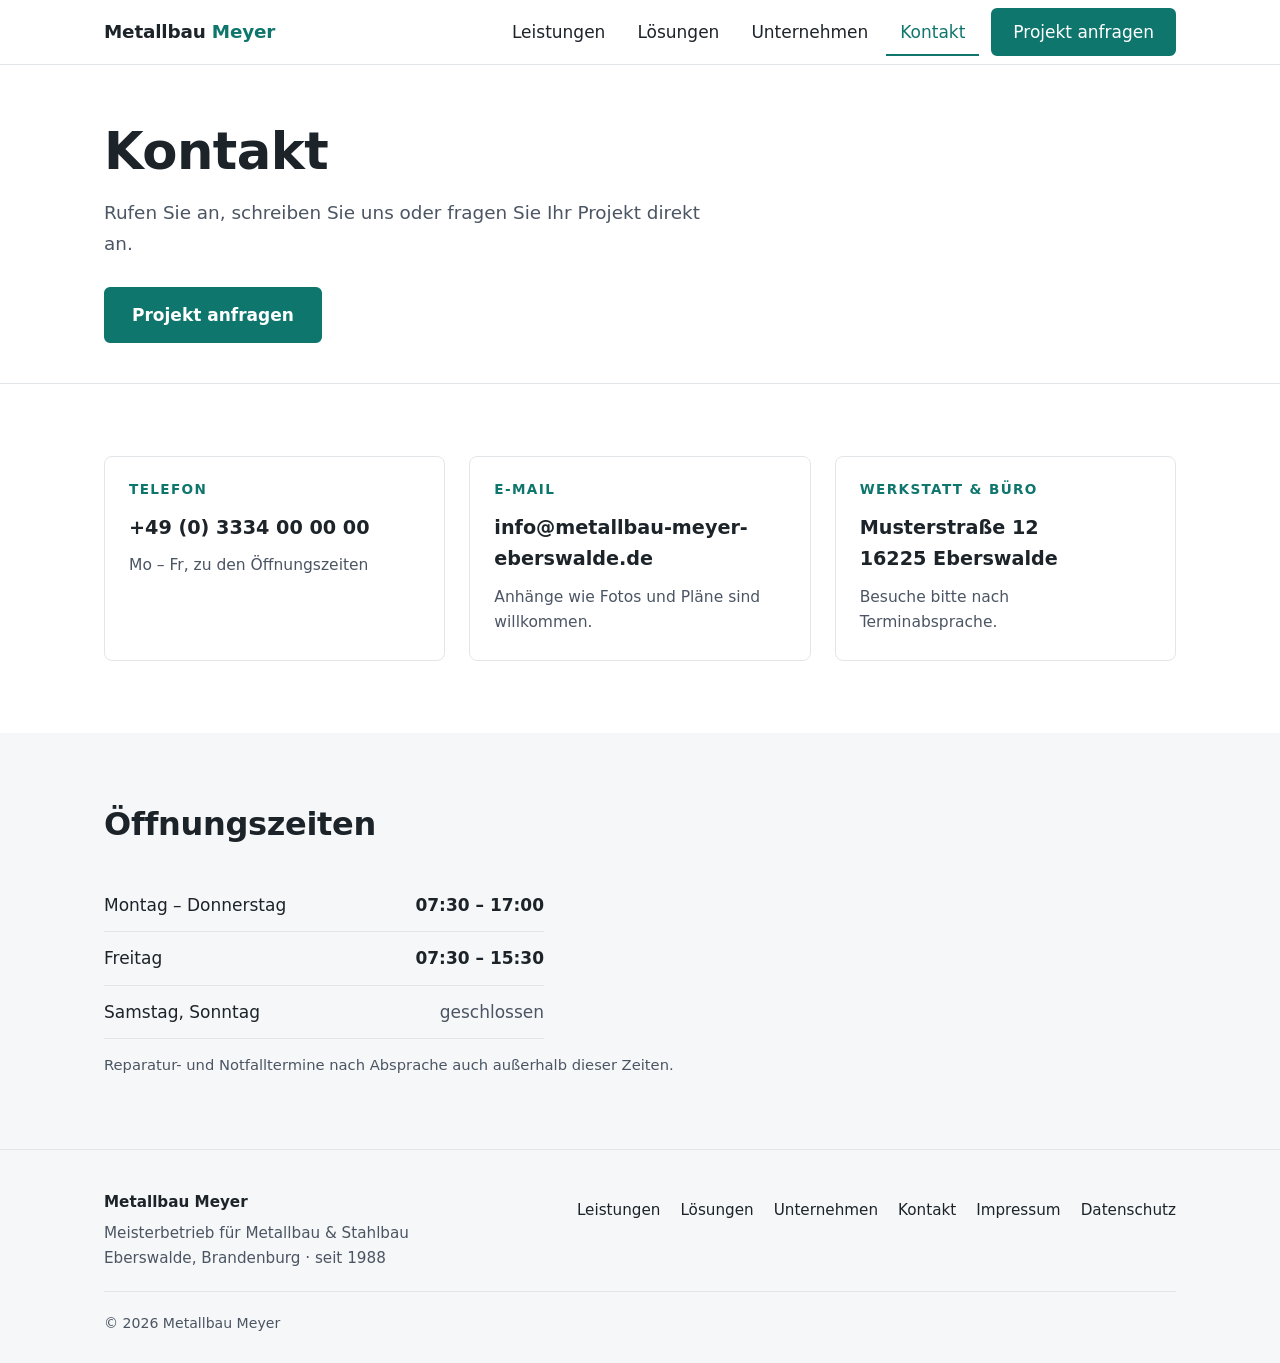
<file: kontakt.html>
<!DOCTYPE html>
<html lang="de">
<head>
<meta charset="UTF-8">
<meta name="viewport" content="width=device-width, initial-scale=1">
<title>Kontakt – Metallbau Meyer, Eberswalde</title>
<meta name="description" content="Kontakt zu Metallbau Meyer in Eberswalde: Telefon, E-Mail, Adresse und Öffnungszeiten.">
<meta name="theme-color" content="#0f766e">
<link rel="canonical" href="https://metallbau-meyer-eberswalde.de/kontakt.html">
<meta property="og:title" content="Kontakt – Metallbau Meyer, Eberswalde">
<meta property="og:description" content="Kontakt zu Metallbau Meyer in Eberswalde: Telefon, E-Mail, Adresse und Öffnungszeiten.">
<meta property="og:type" content="website">
<meta property="og:locale" content="de_DE">
<link rel="icon" href="data:image/svg+xml,%3Csvg xmlns='http://www.w3.org/2000/svg' viewBox='0 0 32 32'%3E%3Crect width='32' height='32' rx='6' fill='%230f766e'/%3E%3Cpath d='M8 24V8h4l4 7 4-7h4v16h-3.5V14l-4.5 7h-1L11.5 14v10z' fill='%23fff'/%3E%3C/svg%3E">
<link rel="stylesheet" href="style.css">
</head>
<body class="has-sticky">
<a class="skip" href="#main">Zum Inhalt springen</a>
<header class="site-header">
    <div class="wrap bar">
        <a class="logo" href="index.html" aria-label="Metallbau Meyer – Startseite">Metallbau <span>Meyer</span></a>
        <button class="menu-btn" id="menu-btn" aria-expanded="false" aria-controls="nav-links"><span>Menü</span></button>
        <nav aria-label="Hauptnavigation">
            <ul class="nav-links" id="nav-links">
                <li class="has-menu"><a href="leistungen.html">Leistungen</a><div class="mega"><div class="wrap mega-inner"><div class="mega-col"><p class="mega-title">Privat</p><ul><li><a href="leistungen.html#gelaender">Geländer &amp; Treppen</a></li><li><a href="leistungen.html#tor-zaun">Tore &amp; Zäune</a></li><li><a href="leistungen.html#balkon">Anbaubalkone</a></li><li><a href="leistungen.html#fenster">Fenster &amp; Türen</a></li><li><a href="leistungen.html#vordach-carport">Vordächer &amp; Carports</a></li></ul></div><div class="mega-col"><p class="mega-title">Gewerbe</p><ul><li><a href="leistungen.html#gewerbe">Stahlkonstruktionen</a></li><li><a href="leistungen.html#gewerbe">Treppen &amp; Podeste</a></li><li><a href="leistungen.html#gewerbe">Rammschutz</a></li><li><a href="leistungen.html#gewerbe">Hallentore</a></li></ul></div><div class="mega-col"><p class="mega-title">Fertigung</p><ul><li><a href="leistungen.html#fertigung">Laserschneiden</a></li><li><a href="leistungen.html#fertigung">Abkanten &amp; Biegen</a></li><li><a href="leistungen.html#fertigung">Schweißen</a></li><li><a href="leistungen.html#fertigung">Werkstoffe</a></li></ul></div></div></div></li>
                <li class="has-menu"><a href="loesungen.html">Lösungen</a><div class="mega"><div class="wrap mega-inner"><div class="mega-col"><p class="mega-title">Bereiche</p><ul><li><a href="loesungen.html#privat">Privatbau</a></li><li><a href="loesungen.html#gewerbe">Gewerbebau</a></li><li><a href="loesungen.html#sonderbau">Sonderanfertigung</a></li></ul></div><div class="mega-col"><p class="mega-title">Zusätzlich</p><ul><li><a href="loesungen.html#zusaetzlich">Zufahrtskontrolle</a></li><li><a href="loesungen.html#zusaetzlich">Brandschutz</a></li><li><a href="loesungen.html#zusaetzlich">Carports für Photovoltaik</a></li><li><a href="loesungen.html#zusaetzlich">Reparatur &amp; Service</a></li></ul></div></div></div></li>
                <li class="has-menu"><a href="unternehmen.html">Unternehmen</a><div class="mega"><div class="wrap mega-inner"><div class="mega-col"><p class="mega-title">Profil</p><ul><li><a href="unternehmen.html#team">Daniel Meyer</a></li><li><a href="unternehmen.html#prinzip">Wie wir arbeiten</a></li><li><a href="unternehmen.html#zertifikate">Qualifikationen</a></li></ul></div></div></div></li>
                <li class="has-menu"><a href="kontakt.html" aria-current="page">Kontakt</a><div class="mega"><div class="wrap mega-inner"><div class="mega-col"><p class="mega-title">Erreichbarkeit</p><ul><li><a href="kontakt.html">Telefon &amp; E-Mail</a></li><li><a href="kontakt.html#oeffnungszeiten">Öffnungszeiten</a></li></ul></div><div class="mega-col"><p class="mega-title">Direkt</p><ul><li><a href="anfrage.html">Projekt anfragen</a></li></ul></div></div></div></li>
                <li><a class="btn btn-primary" href="anfrage.html">Projekt anfragen</a></li>
            </ul>
        </nav>
    </div>
</header>
<main id="main">
<section class="page-head">
    <div class="wrap">
        <h1>Kontakt</h1>
        <p class="lead">Rufen Sie an, schreiben Sie uns oder fragen Sie Ihr Projekt direkt an.</p>
        <div class="btn-row"><a class="btn btn-primary" href="anfrage.html">Projekt anfragen</a></div>
    </div>
</section>

<section class="section" aria-label="Kontaktdaten">
    <div class="wrap contact-grid">
        <div class="contact-card">
            <h2>Telefon</h2>
            <a class="big" href="tel:+49333400000">+49 (0) 3334 00 00 00</a>
            <p>Mo – Fr, zu den Öffnungszeiten</p>
        </div>
        <div class="contact-card">
            <h2>E-Mail</h2>
            <a class="big" href="mailto:info@metallbau-meyer-eberswalde.de">info@metallbau-meyer-eberswalde.de</a>
            <p>Anhänge wie Fotos und Pläne sind willkommen.</p>
        </div>
        <div class="contact-card">
            <h2>Werkstatt &amp; Büro</h2>
            <p class="big" style="font-weight:650;color:var(--ink);margin-top:0">Musterstraße 12<br>16225 Eberswalde</p>
            <p>Besuche bitte nach Terminabsprache.</p>
        </div>
    </div>
</section>

<section class="section alt" id="oeffnungszeiten" aria-labelledby="h-zeiten">
    <div class="wrap">
        <div class="section-head"><h2 id="h-zeiten">Öffnungszeiten</h2></div>
        <table class="hours">
            <tbody>
                <tr><th scope="row">Montag – Donnerstag</th><td>07:30 – 17:00</td></tr>
                <tr><th scope="row">Freitag</th><td>07:30 – 15:30</td></tr>
                <tr><th scope="row">Samstag, Sonntag</th><td class="closed">geschlossen</td></tr>
            </tbody>
        </table>
        <p class="note">Reparatur- und Notfalltermine nach Absprache auch außerhalb dieser Zeiten.</p>
    </div>
</section>
</main>
<footer class="site-footer">
    <div class="wrap">
        <div class="foot">
            <div>
                <strong>Metallbau Meyer</strong>
                <p>Meisterbetrieb für Metallbau &amp; Stahlbau<br>Eberswalde, Brandenburg · seit 1988</p>
            </div>
            <ul aria-label="Footer-Navigation">
                <li><a href="leistungen.html">Leistungen</a></li>
                <li><a href="loesungen.html">Lösungen</a></li>
                <li><a href="unternehmen.html">Unternehmen</a></li>
                <li><a href="kontakt.html">Kontakt</a></li>
                <li><a href="impressum.html">Impressum</a></li>
                <li><a href="datenschutz.html">Datenschutz</a></li>
            </ul>
        </div>
        <p class="copy">© 2026 Metallbau Meyer</p>
    </div>
</footer>
<div class="sticky-cta"><a class="btn btn-primary" href="anfrage.html">Projekt anfragen</a></div>
<script src="site.js"></script>
</body>
</html>
</file>
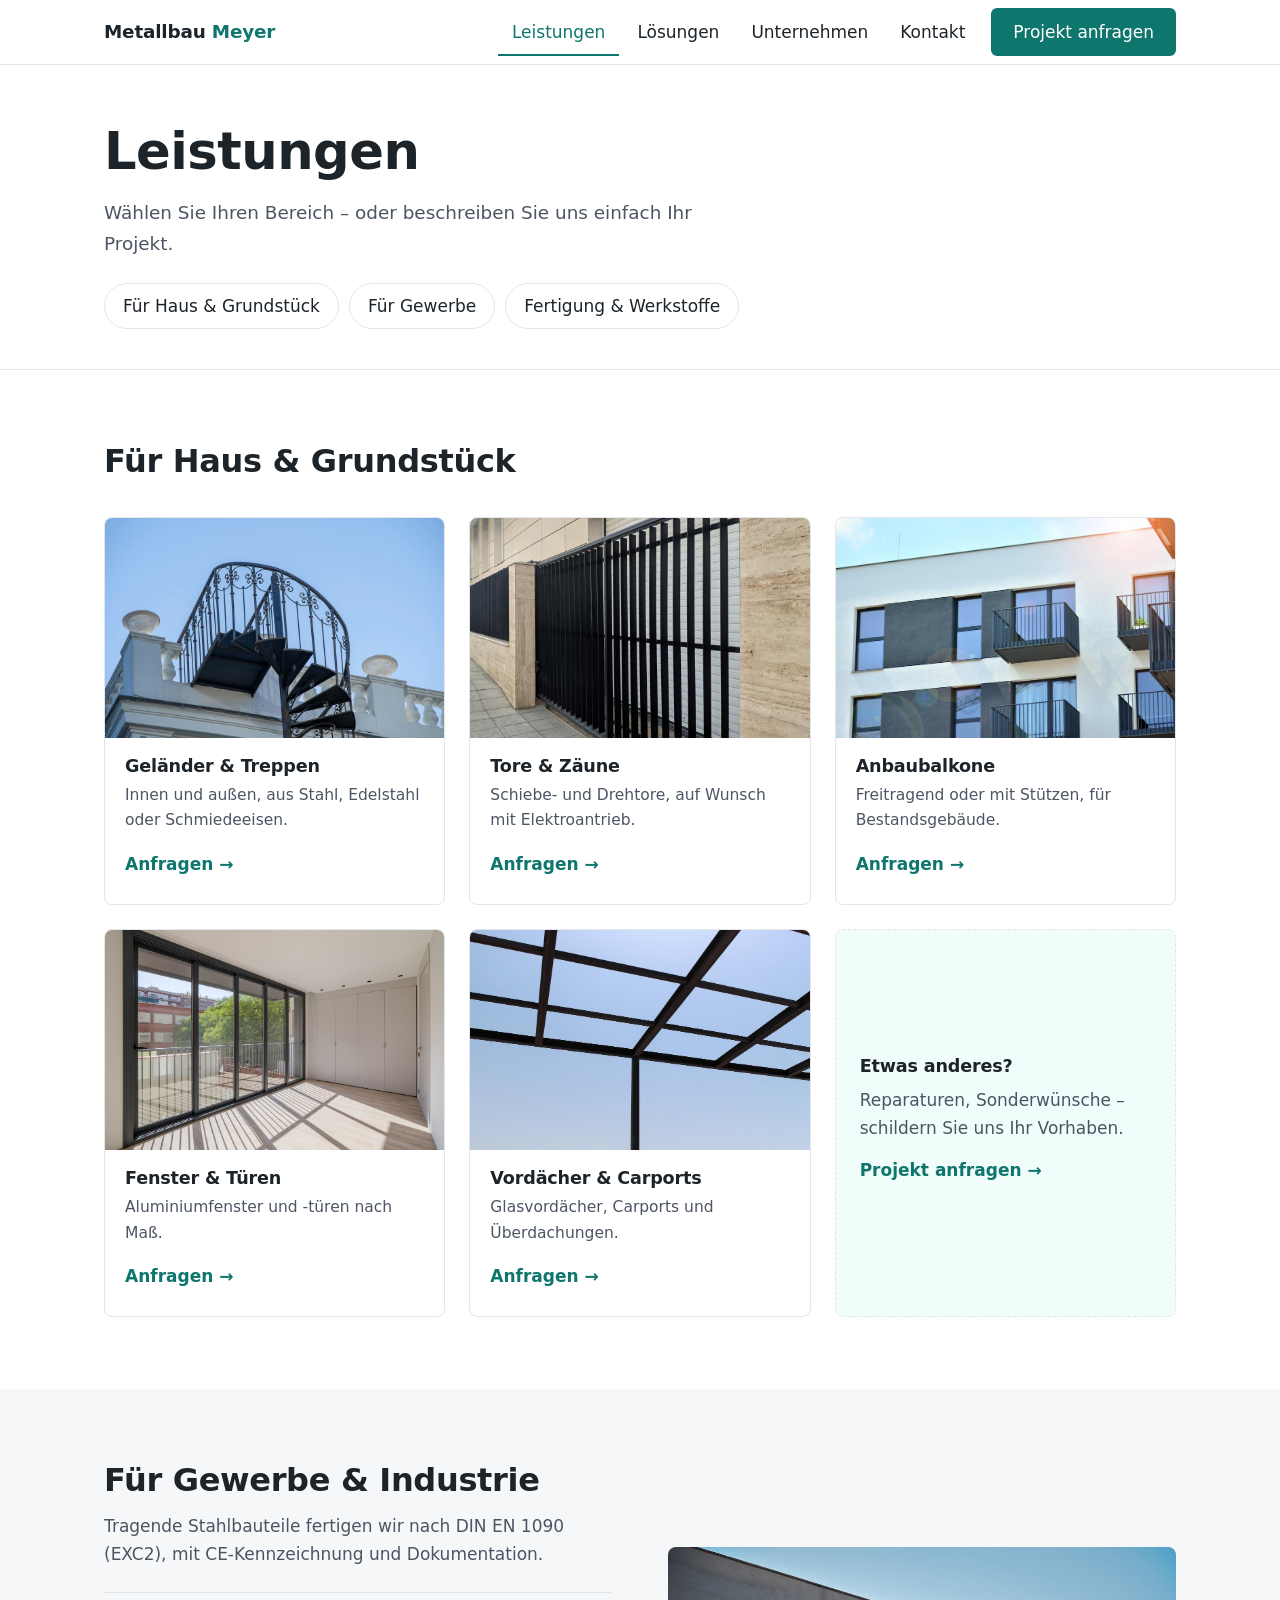
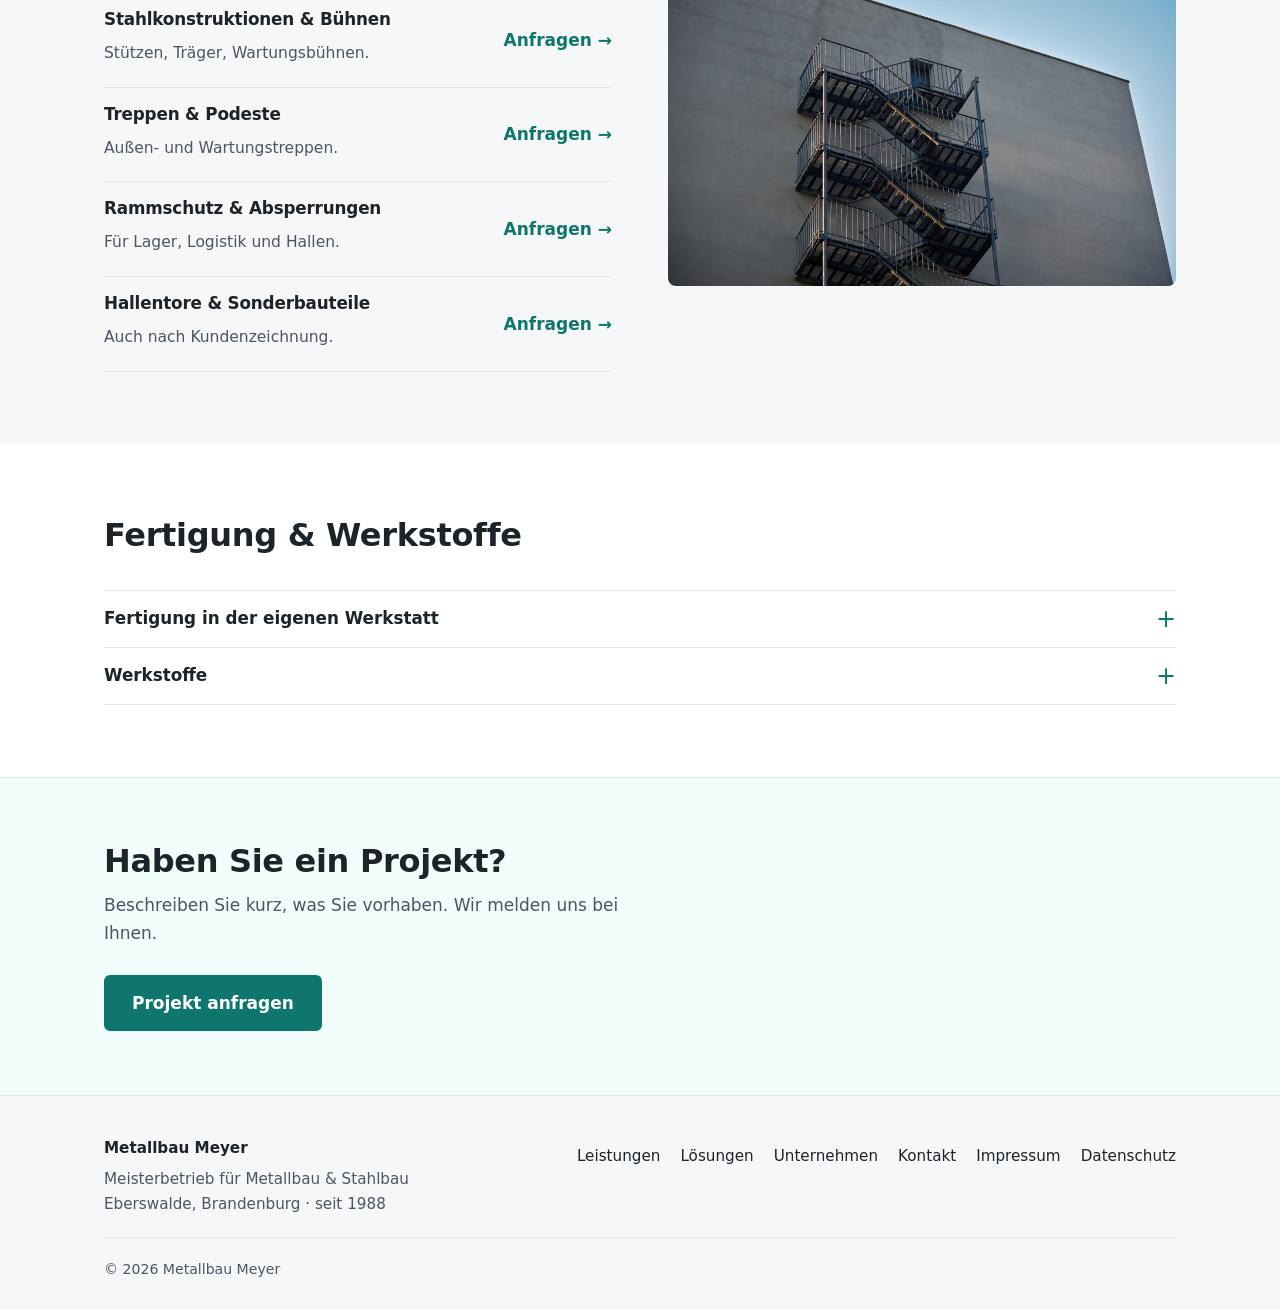
<file: leistungen.html>
<!DOCTYPE html>
<html lang="de">
<head>
<meta charset="UTF-8">
<meta name="viewport" content="width=device-width, initial-scale=1">
<title>Leistungen – Metallbau Meyer, Eberswalde</title>
<meta name="description" content="Geländer, Treppen, Tore, Balkone, Fenster, Vordächer und Stahlbau: die Leistungen von Metallbau Meyer in Eberswalde.">
<meta name="theme-color" content="#0f766e">
<link rel="canonical" href="https://metallbau-meyer-eberswalde.de/leistungen.html">
<meta property="og:title" content="Leistungen – Metallbau Meyer, Eberswalde">
<meta property="og:description" content="Geländer, Treppen, Tore, Balkone, Fenster, Vordächer und Stahlbau: die Leistungen von Metallbau Meyer in Eberswalde.">
<meta property="og:type" content="website">
<meta property="og:locale" content="de_DE">
<link rel="icon" href="data:image/svg+xml,%3Csvg xmlns='http://www.w3.org/2000/svg' viewBox='0 0 32 32'%3E%3Crect width='32' height='32' rx='6' fill='%230f766e'/%3E%3Cpath d='M8 24V8h4l4 7 4-7h4v16h-3.5V14l-4.5 7h-1L11.5 14v10z' fill='%23fff'/%3E%3C/svg%3E">
<link rel="stylesheet" href="style.css">
</head>
<body class="has-sticky">
<a class="skip" href="#main">Zum Inhalt springen</a>
<header class="site-header">
    <div class="wrap bar">
        <a class="logo" href="index.html" aria-label="Metallbau Meyer – Startseite">Metallbau <span>Meyer</span></a>
        <button class="menu-btn" id="menu-btn" aria-expanded="false" aria-controls="nav-links"><span>Menü</span></button>
        <nav aria-label="Hauptnavigation">
            <ul class="nav-links" id="nav-links">
                <li class="has-menu"><a href="leistungen.html" aria-current="page">Leistungen</a><div class="mega"><div class="wrap mega-inner"><div class="mega-col"><p class="mega-title">Privat</p><ul><li><a href="leistungen.html#gelaender">Geländer &amp; Treppen</a></li><li><a href="leistungen.html#tor-zaun">Tore &amp; Zäune</a></li><li><a href="leistungen.html#balkon">Anbaubalkone</a></li><li><a href="leistungen.html#fenster">Fenster &amp; Türen</a></li><li><a href="leistungen.html#vordach-carport">Vordächer &amp; Carports</a></li></ul></div><div class="mega-col"><p class="mega-title">Gewerbe</p><ul><li><a href="leistungen.html#gewerbe">Stahlkonstruktionen</a></li><li><a href="leistungen.html#gewerbe">Treppen &amp; Podeste</a></li><li><a href="leistungen.html#gewerbe">Rammschutz</a></li><li><a href="leistungen.html#gewerbe">Hallentore</a></li></ul></div><div class="mega-col"><p class="mega-title">Fertigung</p><ul><li><a href="leistungen.html#fertigung">Laserschneiden</a></li><li><a href="leistungen.html#fertigung">Abkanten &amp; Biegen</a></li><li><a href="leistungen.html#fertigung">Schweißen</a></li><li><a href="leistungen.html#fertigung">Werkstoffe</a></li></ul></div></div></div></li>
                <li class="has-menu"><a href="loesungen.html">Lösungen</a><div class="mega"><div class="wrap mega-inner"><div class="mega-col"><p class="mega-title">Bereiche</p><ul><li><a href="loesungen.html#privat">Privatbau</a></li><li><a href="loesungen.html#gewerbe">Gewerbebau</a></li><li><a href="loesungen.html#sonderbau">Sonderanfertigung</a></li></ul></div><div class="mega-col"><p class="mega-title">Zusätzlich</p><ul><li><a href="loesungen.html#zusaetzlich">Zufahrtskontrolle</a></li><li><a href="loesungen.html#zusaetzlich">Brandschutz</a></li><li><a href="loesungen.html#zusaetzlich">Carports für Photovoltaik</a></li><li><a href="loesungen.html#zusaetzlich">Reparatur &amp; Service</a></li></ul></div></div></div></li>
                <li class="has-menu"><a href="unternehmen.html">Unternehmen</a><div class="mega"><div class="wrap mega-inner"><div class="mega-col"><p class="mega-title">Profil</p><ul><li><a href="unternehmen.html#team">Daniel Meyer</a></li><li><a href="unternehmen.html#prinzip">Wie wir arbeiten</a></li><li><a href="unternehmen.html#zertifikate">Qualifikationen</a></li></ul></div></div></div></li>
                <li class="has-menu"><a href="kontakt.html">Kontakt</a><div class="mega"><div class="wrap mega-inner"><div class="mega-col"><p class="mega-title">Erreichbarkeit</p><ul><li><a href="kontakt.html">Telefon &amp; E-Mail</a></li><li><a href="kontakt.html#oeffnungszeiten">Öffnungszeiten</a></li></ul></div><div class="mega-col"><p class="mega-title">Direkt</p><ul><li><a href="anfrage.html">Projekt anfragen</a></li></ul></div></div></div></li>
                <li><a class="btn btn-primary" href="anfrage.html">Projekt anfragen</a></li>
            </ul>
        </nav>
    </div>
</header>
<main id="main">
<section class="page-head">
    <div class="wrap">
        <h1>Leistungen</h1>
        <p class="lead">Wählen Sie Ihren Bereich – oder beschreiben Sie uns einfach Ihr Projekt.</p>
        <nav class="chips" aria-label="Auf dieser Seite">
            <a class="chip" href="#privat">Für Haus &amp; Grundstück</a>
            <a class="chip" href="#gewerbe">Für Gewerbe</a>
            <a class="chip" href="#fertigung">Fertigung &amp; Werkstoffe</a>
        </nav>
    </div>
</section>

<section class="section" id="privat" aria-labelledby="h-privat">
    <div class="wrap">
        <div class="section-head"><h2 id="h-privat">Für Haus &amp; Grundstück</h2></div>
        <div class="cards">
            <article class="card" id="gelaender">
            <img src="img/treppengelaender.jpg" alt="Treppengeländer aus Metall" width="1000" height="667" loading="lazy">
            <div class="card-body"><h3>Geländer &amp; Treppen</h3><p>Innen und außen, aus Stahl, Edelstahl oder Schmiedeeisen.</p><a class="link-arrow" href="anfrage.html?art=gelaender">Anfragen</a></div>
        </article>
            <article class="card" id="tor-zaun">
            <img src="img/tor.jpg" alt="Einfahrtstor mit Antrieb" width="1000" height="667" loading="lazy">
            <div class="card-body"><h3>Tore &amp; Zäune</h3><p>Schiebe- und Drehtore, auf Wunsch mit Elektroantrieb.</p><a class="link-arrow" href="anfrage.html?art=tor-zaun">Anfragen</a></div>
        </article>
            <article class="card" id="balkon">
            <img src="img/balkon.jpg" alt="Anbaubalkon aus Edelstahl" width="1000" height="667" loading="lazy">
            <div class="card-body"><h3>Anbaubalkone</h3><p>Freitragend oder mit Stützen, für Bestandsgebäude.</p><a class="link-arrow" href="anfrage.html?art=balkon">Anfragen</a></div>
        </article>
            <article class="card" id="fenster">
            <img src="img/fenster.jpg" alt="Fenster mit dunklen Rahmen" width="1000" height="667" loading="lazy">
            <div class="card-body"><h3>Fenster &amp; Türen</h3><p>Aluminiumfenster und -türen nach Maß.</p><a class="link-arrow" href="anfrage.html?art=fenster">Anfragen</a></div>
        </article>
            <article class="card" id="vordach-carport">
            <img src="img/vordach.jpg" alt="Glasvordach am Eingang" width="1000" height="667" loading="lazy">
            <div class="card-body"><h3>Vordächer &amp; Carports</h3><p>Glasvordächer, Carports und Überdachungen.</p><a class="link-arrow" href="anfrage.html?art=vordach-carport">Anfragen</a></div>
        </article>
            <div class="card card-more">
                <h3>Etwas anderes?</h3>
                <p>Reparaturen, Sonderwünsche – schildern Sie uns Ihr Vorhaben.</p>
                <a class="link-arrow" href="anfrage.html">Projekt anfragen</a>
            </div>
        </div>
    </div>
</section>

<section class="section alt" id="gewerbe" aria-labelledby="h-gew">
    <div class="wrap split">
        <div>
            <h2 id="h-gew">Für Gewerbe &amp; Industrie</h2>
            <p>Tragende Stahlbauteile fertigen wir nach DIN EN 1090 (EXC2), mit CE-Kennzeichnung und Dokumentation.</p>
            <ul class="rows" style="margin-top:24px">
                <li><div><h3>Stahlkonstruktionen &amp; Bühnen</h3><p>Stützen, Träger, Wartungsbühnen.</p></div><a class="link-arrow" href="anfrage.html?art=stahlbau">Anfragen</a></li>
                <li><div><h3>Treppen &amp; Podeste</h3><p>Außen- und Wartungstreppen.</p></div><a class="link-arrow" href="anfrage.html?art=stahlbau">Anfragen</a></li>
                <li><div><h3>Rammschutz &amp; Absperrungen</h3><p>Für Lager, Logistik und Hallen.</p></div><a class="link-arrow" href="anfrage.html?art=stahlbau">Anfragen</a></li>
                <li><div><h3>Hallentore &amp; Sonderbauteile</h3><p>Auch nach Kundenzeichnung.</p></div><a class="link-arrow" href="anfrage.html?art=stahlbau">Anfragen</a></li>
            </ul>
        </div>
        <div class="split-media"><img src="img/treppe-gewerbe.jpg" alt="Außentreppe aus Stahl an einer Gebäudewand" width="1000" height="703" loading="lazy"></div>
    </div>
</section>

<section class="section" id="fertigung" aria-labelledby="h-fert">
    <div class="wrap">
        <div class="section-head"><h2 id="h-fert">Fertigung &amp; Werkstoffe</h2></div>
        <div class="acc">
            <details>
                <summary>Fertigung in der eigenen Werkstatt</summary>
                <div class="acc-body"><dl>
                    <dt>Laserschneiden</dt><dd>Konturschnitte in Stahl, Edelstahl und Aluminium.</dd>
                    <dt>Abkanten &amp; Biegen</dt><dd>Präzise Kantteile nach Zeichnung.</dd>
                    <dt>Schweißen</dt><dd>WIG und MIG/MAG durch geprüfte Schweißer (EN ISO 9606).</dd>
                    <dt>Oberflächen</dt><dd>Verzinken, Pulverbeschichten, Edelstahl schleifen und bürsten.</dd>
                </dl></div>
            </details>
            <details>
                <summary>Werkstoffe</summary>
                <div class="acc-body"><dl>
                    <dt>Baustahl</dt><dd>Der Standard für Tore, Treppen, Balkone und Konstruktionen.</dd>
                    <dt>Edelstahl V2A / V4A</dt><dd>Korrosionsbeständig, ideal für Geländer und Balkone.</dd>
                    <dt>Aluminium</dt><dd>Leicht und witterungsbeständig, z. B. für Fenster und Türen.</dd>
                    <dt>Schmiedeeisen</dt><dd>Für klassische, ornamentale Gestaltung.</dd>
                    <dt>Sicherheitsglas</dt><dd>VSG/ESG für Geländerfüllungen und Vordächer.</dd>
                </dl></div>
            </details>
        </div>
    </div>
</section>

<section class="cta-band">
    <div class="wrap">
        <h2>Haben Sie ein Projekt?</h2>
        <p>Beschreiben Sie kurz, was Sie vorhaben. Wir melden uns bei Ihnen.</p>
        <div class="btn-row"><a class="btn btn-primary" href="anfrage.html">Projekt anfragen</a></div>
    </div>
</section>
</main>
<footer class="site-footer">
    <div class="wrap">
        <div class="foot">
            <div>
                <strong>Metallbau Meyer</strong>
                <p>Meisterbetrieb für Metallbau &amp; Stahlbau<br>Eberswalde, Brandenburg · seit 1988</p>
            </div>
            <ul aria-label="Footer-Navigation">
                <li><a href="leistungen.html">Leistungen</a></li>
                <li><a href="loesungen.html">Lösungen</a></li>
                <li><a href="unternehmen.html">Unternehmen</a></li>
                <li><a href="kontakt.html">Kontakt</a></li>
                <li><a href="impressum.html">Impressum</a></li>
                <li><a href="datenschutz.html">Datenschutz</a></li>
            </ul>
        </div>
        <p class="copy">© 2026 Metallbau Meyer</p>
    </div>
</footer>
<div class="sticky-cta"><a class="btn btn-primary" href="anfrage.html">Projekt anfragen</a></div>
<script src="site.js"></script>
</body>
</html>
</file>
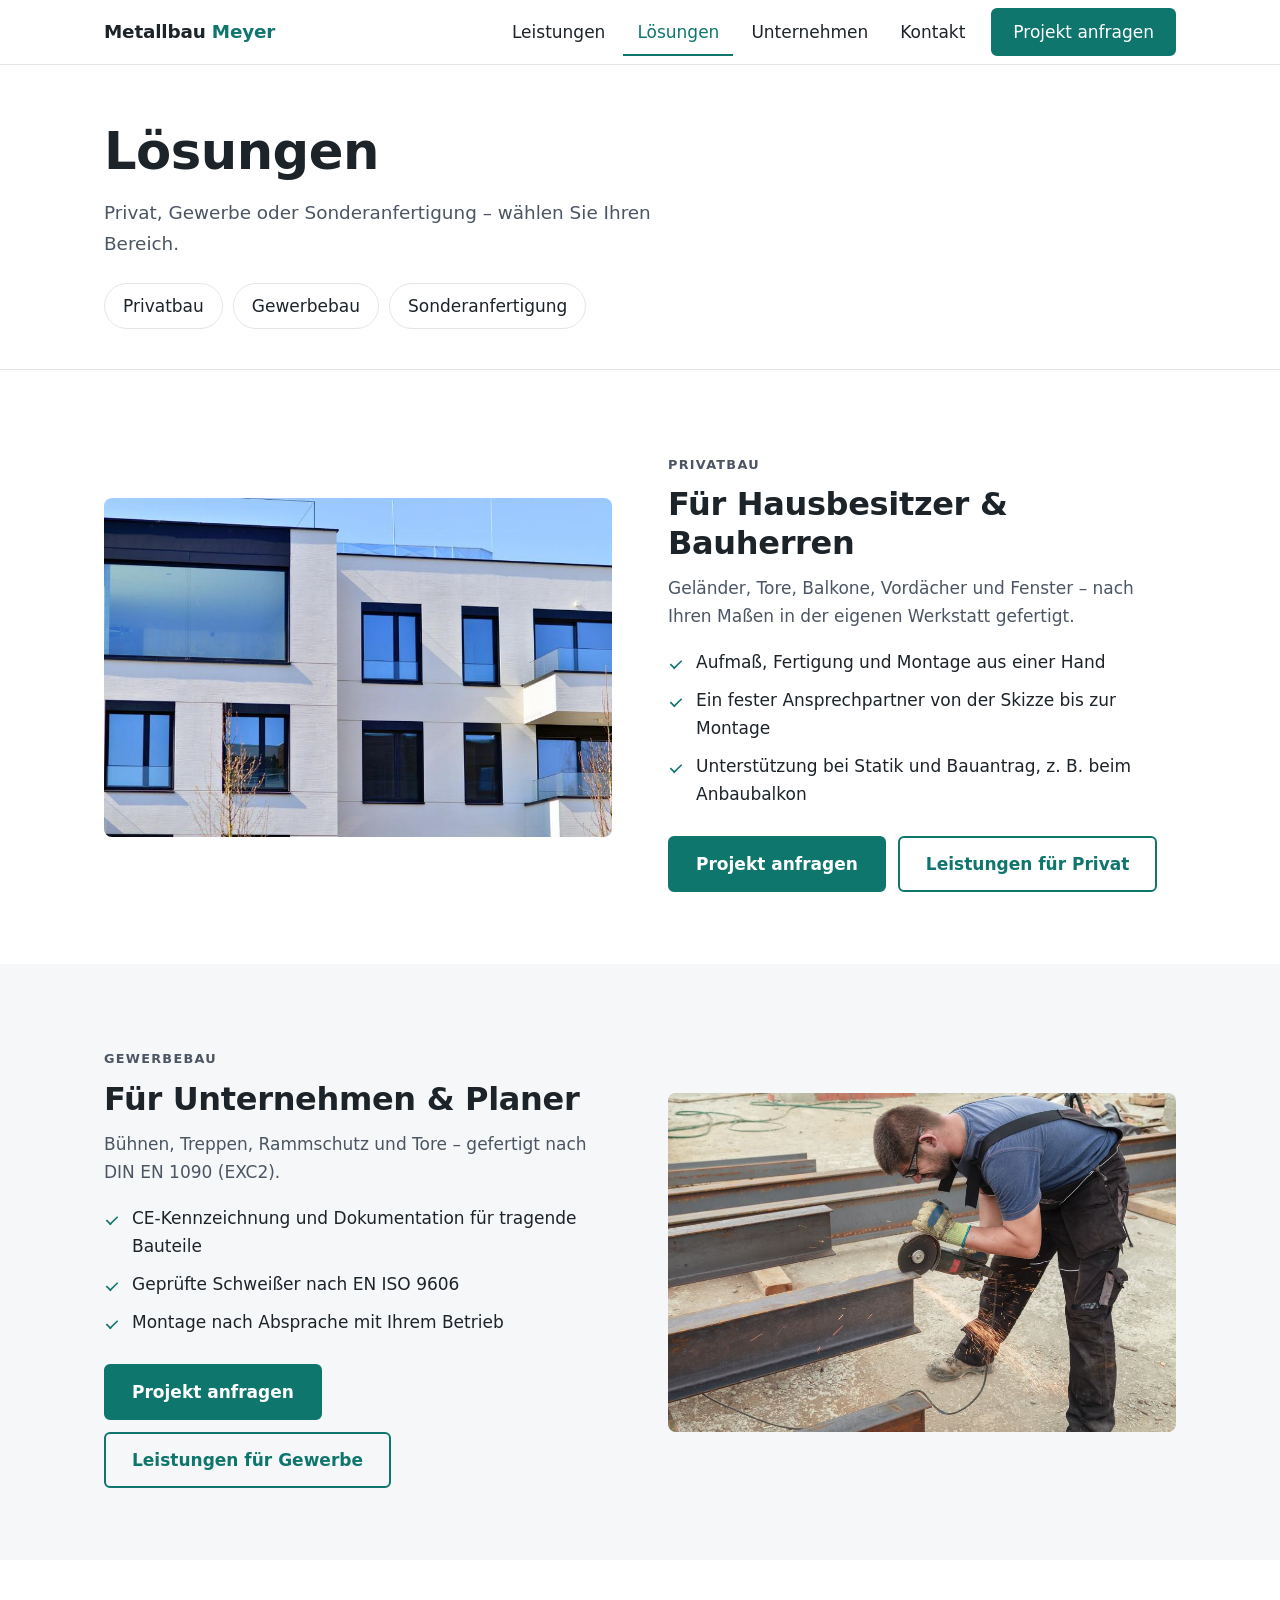
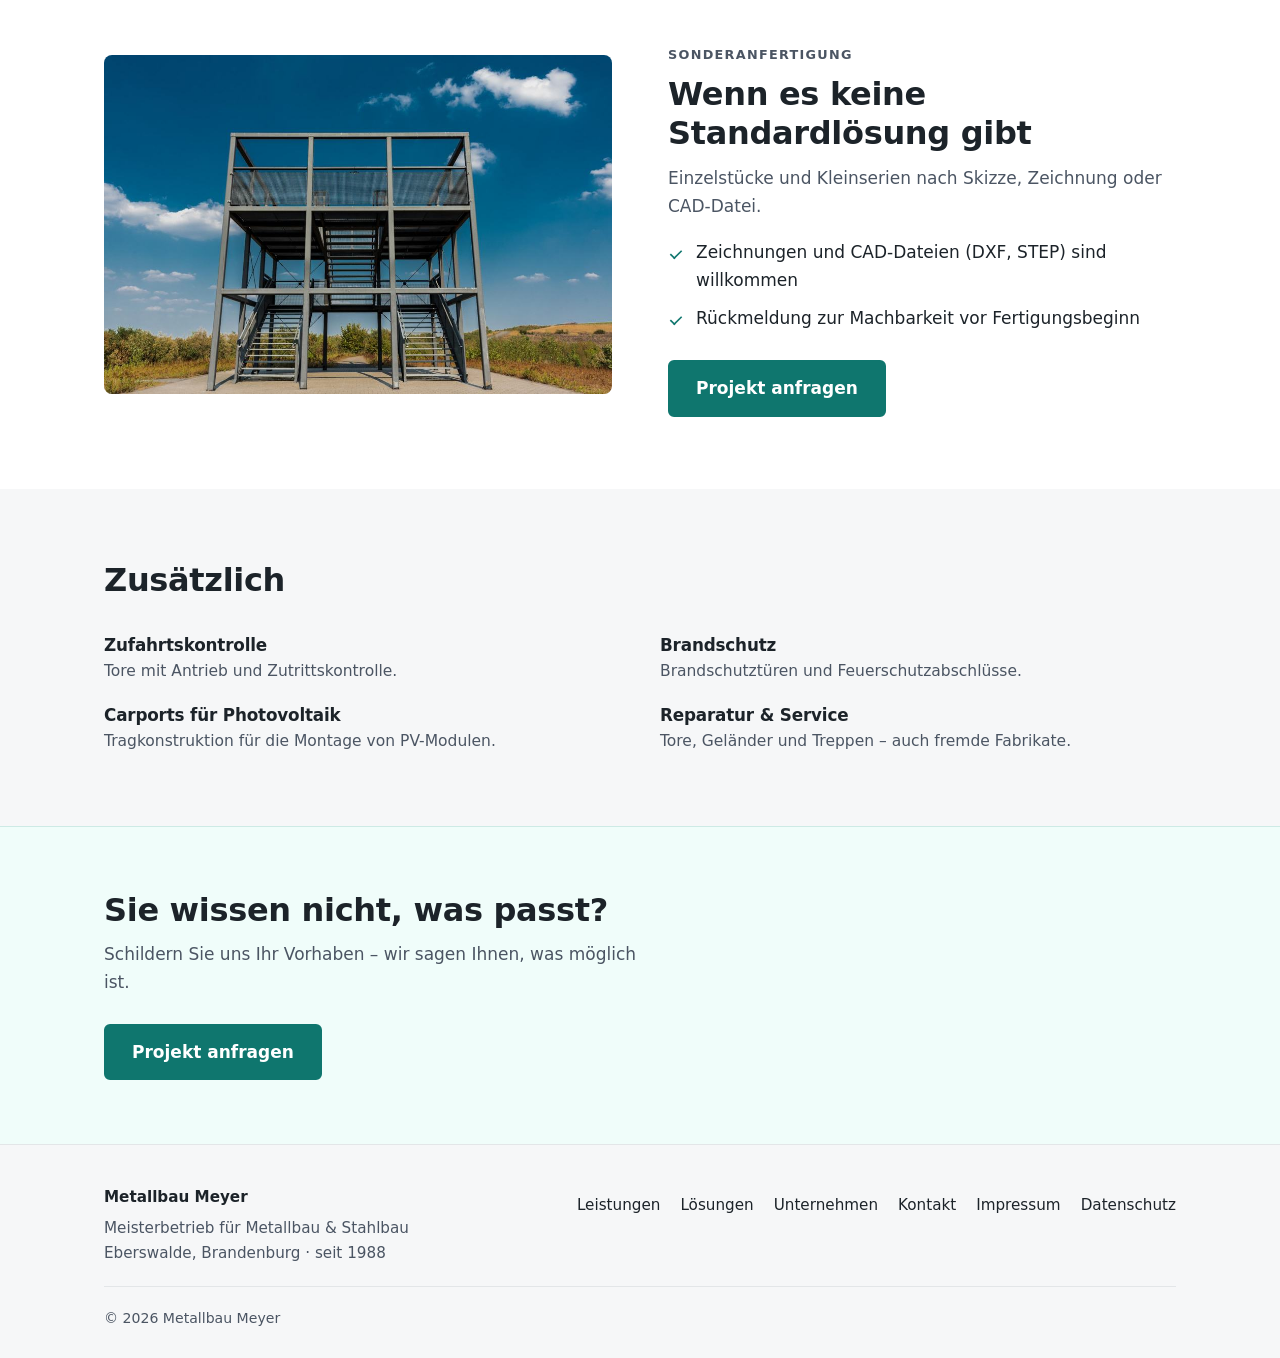
<file: loesungen.html>
<!DOCTYPE html>
<html lang="de">
<head>
<meta charset="UTF-8">
<meta name="viewport" content="width=device-width, initial-scale=1">
<title>Lösungen – Privat, Gewerbe & Sonderanfertigung | Metallbau Meyer</title>
<meta name="description" content="Metallbau-Lösungen für Privatkunden, Gewerbe und Sonderanfertigungen – gefertigt in der eigenen Werkstatt in Eberswalde.">
<meta name="theme-color" content="#0f766e">
<link rel="canonical" href="https://metallbau-meyer-eberswalde.de/loesungen.html">
<meta property="og:title" content="Lösungen – Privat, Gewerbe & Sonderanfertigung | Metallbau Meyer">
<meta property="og:description" content="Metallbau-Lösungen für Privatkunden, Gewerbe und Sonderanfertigungen – gefertigt in der eigenen Werkstatt in Eberswalde.">
<meta property="og:type" content="website">
<meta property="og:locale" content="de_DE">
<link rel="icon" href="data:image/svg+xml,%3Csvg xmlns='http://www.w3.org/2000/svg' viewBox='0 0 32 32'%3E%3Crect width='32' height='32' rx='6' fill='%230f766e'/%3E%3Cpath d='M8 24V8h4l4 7 4-7h4v16h-3.5V14l-4.5 7h-1L11.5 14v10z' fill='%23fff'/%3E%3C/svg%3E">
<link rel="stylesheet" href="style.css">
</head>
<body class="has-sticky">
<a class="skip" href="#main">Zum Inhalt springen</a>
<header class="site-header">
    <div class="wrap bar">
        <a class="logo" href="index.html" aria-label="Metallbau Meyer – Startseite">Metallbau <span>Meyer</span></a>
        <button class="menu-btn" id="menu-btn" aria-expanded="false" aria-controls="nav-links"><span>Menü</span></button>
        <nav aria-label="Hauptnavigation">
            <ul class="nav-links" id="nav-links">
                <li class="has-menu"><a href="leistungen.html">Leistungen</a><div class="mega"><div class="wrap mega-inner"><div class="mega-col"><p class="mega-title">Privat</p><ul><li><a href="leistungen.html#gelaender">Geländer &amp; Treppen</a></li><li><a href="leistungen.html#tor-zaun">Tore &amp; Zäune</a></li><li><a href="leistungen.html#balkon">Anbaubalkone</a></li><li><a href="leistungen.html#fenster">Fenster &amp; Türen</a></li><li><a href="leistungen.html#vordach-carport">Vordächer &amp; Carports</a></li></ul></div><div class="mega-col"><p class="mega-title">Gewerbe</p><ul><li><a href="leistungen.html#gewerbe">Stahlkonstruktionen</a></li><li><a href="leistungen.html#gewerbe">Treppen &amp; Podeste</a></li><li><a href="leistungen.html#gewerbe">Rammschutz</a></li><li><a href="leistungen.html#gewerbe">Hallentore</a></li></ul></div><div class="mega-col"><p class="mega-title">Fertigung</p><ul><li><a href="leistungen.html#fertigung">Laserschneiden</a></li><li><a href="leistungen.html#fertigung">Abkanten &amp; Biegen</a></li><li><a href="leistungen.html#fertigung">Schweißen</a></li><li><a href="leistungen.html#fertigung">Werkstoffe</a></li></ul></div></div></div></li>
                <li class="has-menu"><a href="loesungen.html" aria-current="page">Lösungen</a><div class="mega"><div class="wrap mega-inner"><div class="mega-col"><p class="mega-title">Bereiche</p><ul><li><a href="loesungen.html#privat">Privatbau</a></li><li><a href="loesungen.html#gewerbe">Gewerbebau</a></li><li><a href="loesungen.html#sonderbau">Sonderanfertigung</a></li></ul></div><div class="mega-col"><p class="mega-title">Zusätzlich</p><ul><li><a href="loesungen.html#zusaetzlich">Zufahrtskontrolle</a></li><li><a href="loesungen.html#zusaetzlich">Brandschutz</a></li><li><a href="loesungen.html#zusaetzlich">Carports für Photovoltaik</a></li><li><a href="loesungen.html#zusaetzlich">Reparatur &amp; Service</a></li></ul></div></div></div></li>
                <li class="has-menu"><a href="unternehmen.html">Unternehmen</a><div class="mega"><div class="wrap mega-inner"><div class="mega-col"><p class="mega-title">Profil</p><ul><li><a href="unternehmen.html#team">Daniel Meyer</a></li><li><a href="unternehmen.html#prinzip">Wie wir arbeiten</a></li><li><a href="unternehmen.html#zertifikate">Qualifikationen</a></li></ul></div></div></div></li>
                <li class="has-menu"><a href="kontakt.html">Kontakt</a><div class="mega"><div class="wrap mega-inner"><div class="mega-col"><p class="mega-title">Erreichbarkeit</p><ul><li><a href="kontakt.html">Telefon &amp; E-Mail</a></li><li><a href="kontakt.html#oeffnungszeiten">Öffnungszeiten</a></li></ul></div><div class="mega-col"><p class="mega-title">Direkt</p><ul><li><a href="anfrage.html">Projekt anfragen</a></li></ul></div></div></div></li>
                <li><a class="btn btn-primary" href="anfrage.html">Projekt anfragen</a></li>
            </ul>
        </nav>
    </div>
</header>
<main id="main">
<section class="page-head">
    <div class="wrap">
        <h1>Lösungen</h1>
        <p class="lead">Privat, Gewerbe oder Sonderanfertigung – wählen Sie Ihren Bereich.</p>
        <nav class="chips" aria-label="Auf dieser Seite">
            <a class="chip" href="#privat">Privatbau</a>
            <a class="chip" href="#gewerbe">Gewerbebau</a>
            <a class="chip" href="#sonderbau">Sonderanfertigung</a>
        </nav>
    </div>
</section>

<section class="section" id="privat" aria-labelledby="h-p">
    <div class="wrap split">
        <div class="split-media"><img src="img/privatbau.jpg" alt="Wohngebäude mit großen Fenstern und Glasbrüstungen" width="1000" height="562" loading="lazy"></div>
        <div>
            <p class="eyebrow">Privatbau</p>
            <h2 id="h-p">Für Hausbesitzer &amp; Bauherren</h2>
            <p>Geländer, Tore, Balkone, Vordächer und Fenster – nach Ihren Maßen in der eigenen Werkstatt gefertigt.</p>
            <ul class="ticks">
                <li>Aufmaß, Fertigung und Montage aus einer Hand</li>
                <li>Ein fester Ansprechpartner von der Skizze bis zur Montage</li>
                <li>Unterstützung bei Statik und Bauantrag, z. B. beim Anbaubalkon</li>
            </ul>
            <div class="btn-row"><a class="btn btn-primary" href="anfrage.html">Projekt anfragen</a><a class="btn btn-line" href="leistungen.html#privat">Leistungen für Privat</a></div>
        </div>
    </div>
</section>

<section class="section alt" id="gewerbe" aria-labelledby="h-g">
    <div class="wrap split flip">
        <div class="split-media"><img src="img/gewerbe.jpg" alt="Stahlträger werden in der Werkstatt mit dem Winkelschleifer bearbeitet" width="1000" height="667" loading="lazy"></div>
        <div>
            <p class="eyebrow">Gewerbebau</p>
            <h2 id="h-g">Für Unternehmen &amp; Planer</h2>
            <p>Bühnen, Treppen, Rammschutz und Tore – gefertigt nach DIN EN 1090 (EXC2).</p>
            <ul class="ticks">
                <li>CE-Kennzeichnung und Dokumentation für tragende Bauteile</li>
                <li>Geprüfte Schweißer nach EN ISO 9606</li>
                <li>Montage nach Absprache mit Ihrem Betrieb</li>
            </ul>
            <div class="btn-row"><a class="btn btn-primary" href="anfrage.html?art=stahlbau">Projekt anfragen</a><a class="btn btn-line" href="leistungen.html#gewerbe">Leistungen für Gewerbe</a></div>
        </div>
    </div>
</section>

<section class="section" id="sonderbau" aria-labelledby="h-s">
    <div class="wrap split">
        <div class="split-media"><img src="img/sonderbau.jpg" alt="Sonderkonstruktion aus Metall" width="1000" height="667" loading="lazy"></div>
        <div>
            <p class="eyebrow">Sonderanfertigung</p>
            <h2 id="h-s">Wenn es keine Standardlösung gibt</h2>
            <p>Einzelstücke und Kleinserien nach Skizze, Zeichnung oder CAD-Datei.</p>
            <ul class="ticks">
                <li>Zeichnungen und CAD-Dateien (DXF, STEP) sind willkommen</li>
                <li>Rückmeldung zur Machbarkeit vor Fertigungsbeginn</li>
            </ul>
            <div class="btn-row"><a class="btn btn-primary" href="anfrage.html?art=sonstiges">Projekt anfragen</a></div>
        </div>
    </div>
</section>

<section class="section alt" id="zusaetzlich" aria-labelledby="h-z">
    <div class="wrap">
        <div class="section-head"><h2 id="h-z">Zusätzlich</h2></div>
        <ul class="mini">
            <li><h3>Zufahrtskontrolle</h3><p>Tore mit Antrieb und Zutrittskontrolle.</p></li>
            <li><h3>Brandschutz</h3><p>Brandschutztüren und Feuerschutzabschlüsse.</p></li>
            <li><h3>Carports für Photovoltaik</h3><p>Tragkonstruktion für die Montage von PV-Modulen.</p></li>
            <li><h3>Reparatur &amp; Service</h3><p>Tore, Geländer und Treppen – auch fremde Fabrikate.</p></li>
        </ul>
    </div>
</section>

<section class="cta-band">
    <div class="wrap">
        <h2>Sie wissen nicht, was passt?</h2>
        <p>Schildern Sie uns Ihr Vorhaben – wir sagen Ihnen, was möglich ist.</p>
        <div class="btn-row"><a class="btn btn-primary" href="anfrage.html">Projekt anfragen</a></div>
    </div>
</section>
</main>
<footer class="site-footer">
    <div class="wrap">
        <div class="foot">
            <div>
                <strong>Metallbau Meyer</strong>
                <p>Meisterbetrieb für Metallbau &amp; Stahlbau<br>Eberswalde, Brandenburg · seit 1988</p>
            </div>
            <ul aria-label="Footer-Navigation">
                <li><a href="leistungen.html">Leistungen</a></li>
                <li><a href="loesungen.html">Lösungen</a></li>
                <li><a href="unternehmen.html">Unternehmen</a></li>
                <li><a href="kontakt.html">Kontakt</a></li>
                <li><a href="impressum.html">Impressum</a></li>
                <li><a href="datenschutz.html">Datenschutz</a></li>
            </ul>
        </div>
        <p class="copy">© 2026 Metallbau Meyer</p>
    </div>
</footer>
<div class="sticky-cta"><a class="btn btn-primary" href="anfrage.html">Projekt anfragen</a></div>
<script src="site.js"></script>
</body>
</html>
</file>
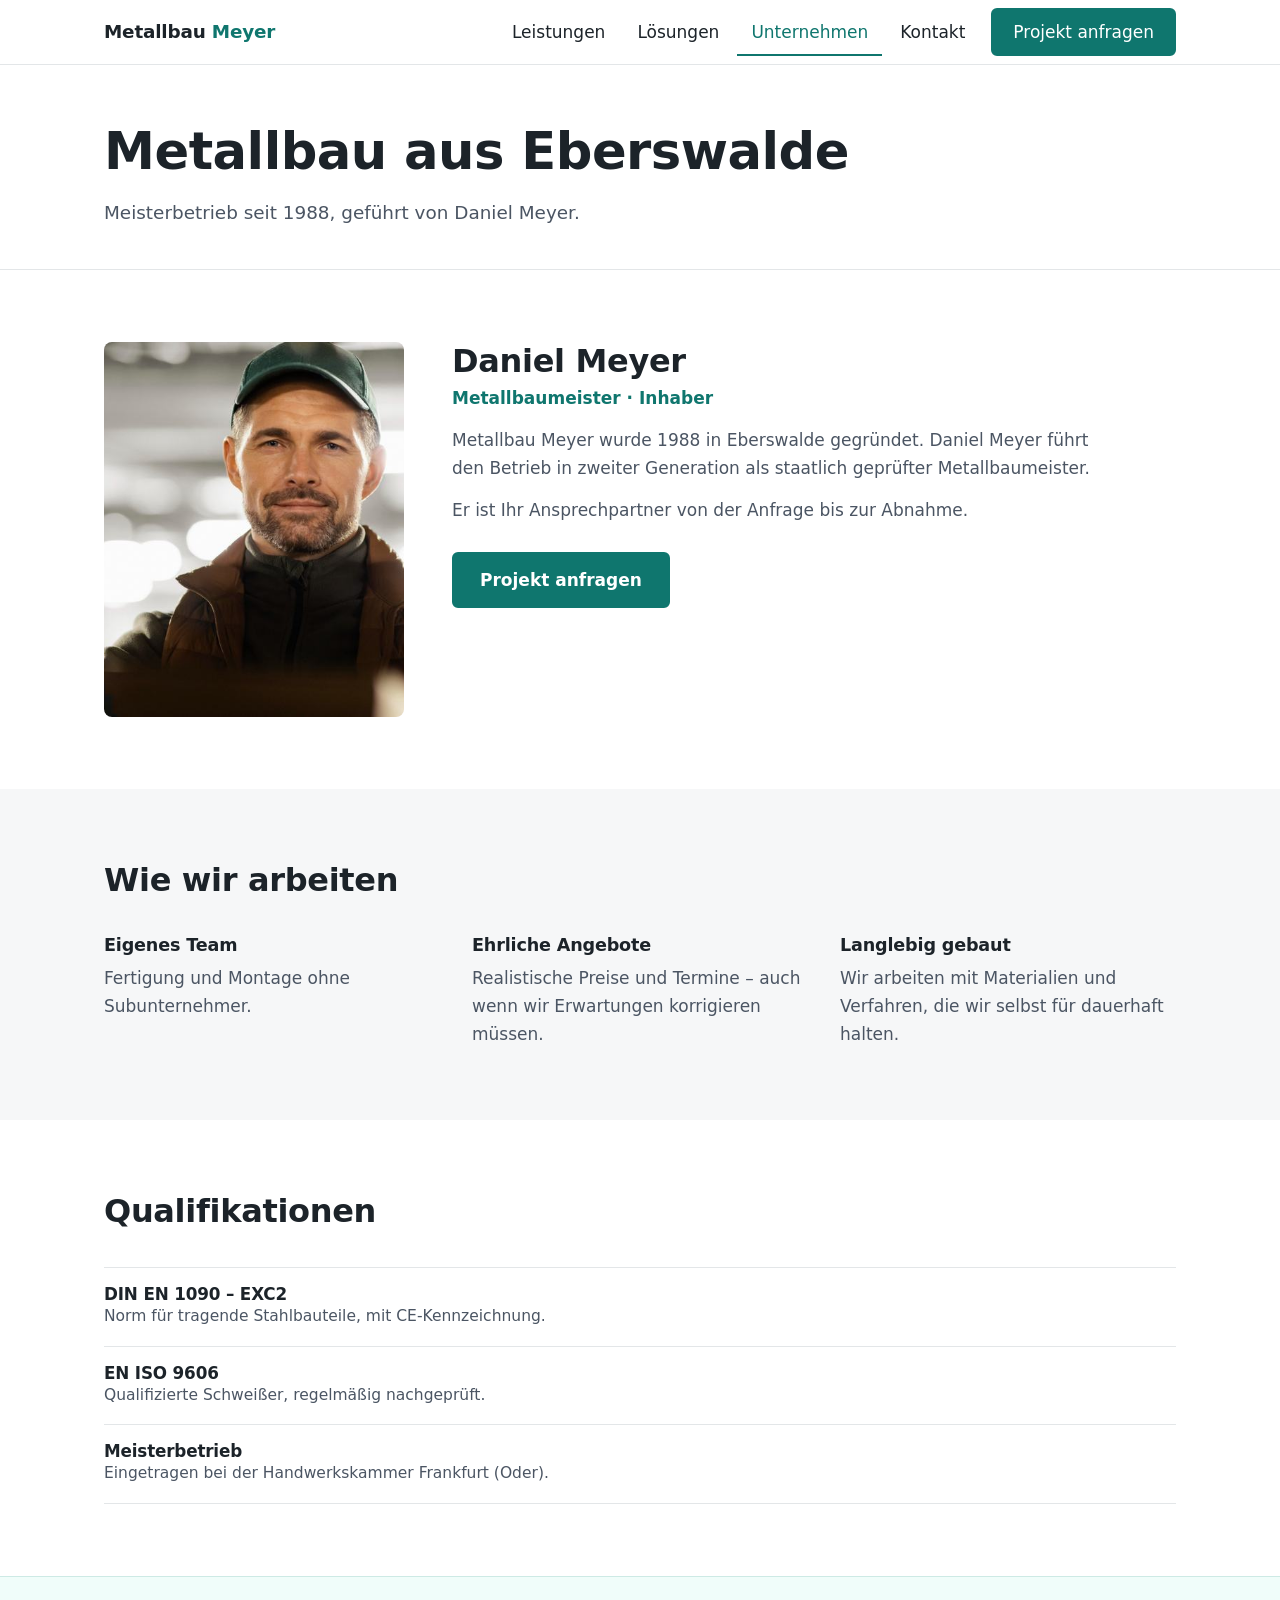
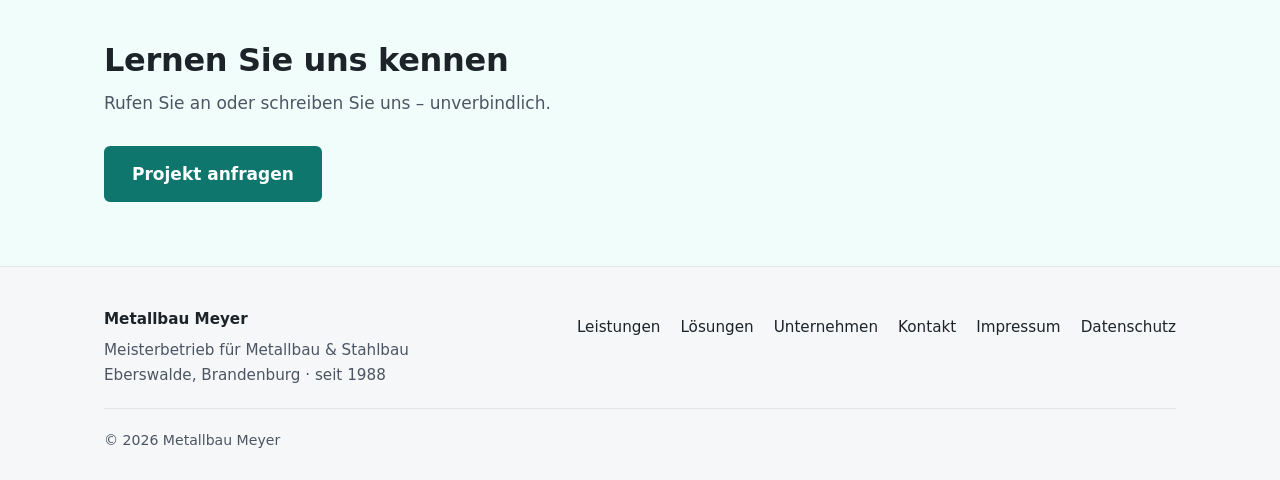
<file: unternehmen.html>
<!DOCTYPE html>
<html lang="de">
<head>
<meta charset="UTF-8">
<meta name="viewport" content="width=device-width, initial-scale=1">
<title>Unternehmen – Metallbau Meyer, Eberswalde</title>
<meta name="description" content="Metallbau Meyer: Meisterbetrieb seit 1988 in Eberswalde, geführt von Metallbaumeister Daniel Meyer.">
<meta name="theme-color" content="#0f766e">
<link rel="canonical" href="https://metallbau-meyer-eberswalde.de/unternehmen.html">
<meta property="og:title" content="Unternehmen – Metallbau Meyer, Eberswalde">
<meta property="og:description" content="Metallbau Meyer: Meisterbetrieb seit 1988 in Eberswalde, geführt von Metallbaumeister Daniel Meyer.">
<meta property="og:type" content="website">
<meta property="og:locale" content="de_DE">
<link rel="icon" href="data:image/svg+xml,%3Csvg xmlns='http://www.w3.org/2000/svg' viewBox='0 0 32 32'%3E%3Crect width='32' height='32' rx='6' fill='%230f766e'/%3E%3Cpath d='M8 24V8h4l4 7 4-7h4v16h-3.5V14l-4.5 7h-1L11.5 14v10z' fill='%23fff'/%3E%3C/svg%3E">
<link rel="stylesheet" href="style.css">
</head>
<body class="has-sticky">
<a class="skip" href="#main">Zum Inhalt springen</a>
<header class="site-header">
    <div class="wrap bar">
        <a class="logo" href="index.html" aria-label="Metallbau Meyer – Startseite">Metallbau <span>Meyer</span></a>
        <button class="menu-btn" id="menu-btn" aria-expanded="false" aria-controls="nav-links"><span>Menü</span></button>
        <nav aria-label="Hauptnavigation">
            <ul class="nav-links" id="nav-links">
                <li class="has-menu"><a href="leistungen.html">Leistungen</a><div class="mega"><div class="wrap mega-inner"><div class="mega-col"><p class="mega-title">Privat</p><ul><li><a href="leistungen.html#gelaender">Geländer &amp; Treppen</a></li><li><a href="leistungen.html#tor-zaun">Tore &amp; Zäune</a></li><li><a href="leistungen.html#balkon">Anbaubalkone</a></li><li><a href="leistungen.html#fenster">Fenster &amp; Türen</a></li><li><a href="leistungen.html#vordach-carport">Vordächer &amp; Carports</a></li></ul></div><div class="mega-col"><p class="mega-title">Gewerbe</p><ul><li><a href="leistungen.html#gewerbe">Stahlkonstruktionen</a></li><li><a href="leistungen.html#gewerbe">Treppen &amp; Podeste</a></li><li><a href="leistungen.html#gewerbe">Rammschutz</a></li><li><a href="leistungen.html#gewerbe">Hallentore</a></li></ul></div><div class="mega-col"><p class="mega-title">Fertigung</p><ul><li><a href="leistungen.html#fertigung">Laserschneiden</a></li><li><a href="leistungen.html#fertigung">Abkanten &amp; Biegen</a></li><li><a href="leistungen.html#fertigung">Schweißen</a></li><li><a href="leistungen.html#fertigung">Werkstoffe</a></li></ul></div></div></div></li>
                <li class="has-menu"><a href="loesungen.html">Lösungen</a><div class="mega"><div class="wrap mega-inner"><div class="mega-col"><p class="mega-title">Bereiche</p><ul><li><a href="loesungen.html#privat">Privatbau</a></li><li><a href="loesungen.html#gewerbe">Gewerbebau</a></li><li><a href="loesungen.html#sonderbau">Sonderanfertigung</a></li></ul></div><div class="mega-col"><p class="mega-title">Zusätzlich</p><ul><li><a href="loesungen.html#zusaetzlich">Zufahrtskontrolle</a></li><li><a href="loesungen.html#zusaetzlich">Brandschutz</a></li><li><a href="loesungen.html#zusaetzlich">Carports für Photovoltaik</a></li><li><a href="loesungen.html#zusaetzlich">Reparatur &amp; Service</a></li></ul></div></div></div></li>
                <li class="has-menu"><a href="unternehmen.html" aria-current="page">Unternehmen</a><div class="mega"><div class="wrap mega-inner"><div class="mega-col"><p class="mega-title">Profil</p><ul><li><a href="unternehmen.html#team">Daniel Meyer</a></li><li><a href="unternehmen.html#prinzip">Wie wir arbeiten</a></li><li><a href="unternehmen.html#zertifikate">Qualifikationen</a></li></ul></div></div></div></li>
                <li class="has-menu"><a href="kontakt.html">Kontakt</a><div class="mega"><div class="wrap mega-inner"><div class="mega-col"><p class="mega-title">Erreichbarkeit</p><ul><li><a href="kontakt.html">Telefon &amp; E-Mail</a></li><li><a href="kontakt.html#oeffnungszeiten">Öffnungszeiten</a></li></ul></div><div class="mega-col"><p class="mega-title">Direkt</p><ul><li><a href="anfrage.html">Projekt anfragen</a></li></ul></div></div></div></li>
                <li><a class="btn btn-primary" href="anfrage.html">Projekt anfragen</a></li>
            </ul>
        </nav>
    </div>
</header>
<main id="main">
<section class="page-head">
    <div class="wrap">
        <h1>Metallbau aus Eberswalde</h1>
        <p class="lead">Meisterbetrieb seit 1988, geführt von Daniel Meyer.</p>
    </div>
</section>

<section class="section" id="team" aria-labelledby="h-team">
    <div class="wrap person">
        <img src="img/daniel-meyer.jpg" alt="Daniel Meyer, Metallbaumeister und Inhaber" width="800" height="533">
        <div>
            <h2 id="h-team">Daniel Meyer</h2>
            <p class="role">Metallbaumeister · Inhaber</p>
            <p>Metallbau Meyer wurde 1988 in Eberswalde gegründet. Daniel Meyer führt den Betrieb in zweiter Generation als staatlich geprüfter Metallbaumeister.</p>
            <p>Er ist Ihr Ansprechpartner von der Anfrage bis zur Abnahme.</p>
            <div class="btn-row"><a class="btn btn-primary" href="anfrage.html">Projekt anfragen</a></div>
        </div>
    </div>
</section>

<section class="section alt" id="prinzip" aria-labelledby="h-prinzip">
    <div class="wrap">
        <div class="section-head"><h2 id="h-prinzip">Wie wir arbeiten</h2></div>
        <div class="points">
            <div><h3>Eigenes Team</h3><p>Fertigung und Montage ohne Subunternehmer.</p></div>
            <div><h3>Ehrliche Angebote</h3><p>Realistische Preise und Termine – auch wenn wir Erwartungen korrigieren müssen.</p></div>
            <div><h3>Langlebig gebaut</h3><p>Wir arbeiten mit Materialien und Verfahren, die wir selbst für dauerhaft halten.</p></div>
        </div>
    </div>
</section>

<section class="section" id="zertifikate" aria-labelledby="h-zert">
    <div class="wrap">
        <div class="section-head"><h2 id="h-zert">Qualifikationen</h2></div>
        <ul class="rows">
            <li><div><h3>DIN EN 1090 – EXC2</h3><p>Norm für tragende Stahlbauteile, mit CE-Kennzeichnung.</p></div></li>
            <li><div><h3>EN ISO 9606</h3><p>Qualifizierte Schweißer, regelmäßig nachgeprüft.</p></div></li>
            <li><div><h3>Meisterbetrieb</h3><p>Eingetragen bei der Handwerkskammer Frankfurt (Oder).</p></div></li>
        </ul>
    </div>
</section>

<section class="cta-band">
    <div class="wrap">
        <h2>Lernen Sie uns kennen</h2>
        <p>Rufen Sie an oder schreiben Sie uns – unverbindlich.</p>
        <div class="btn-row"><a class="btn btn-primary" href="anfrage.html">Projekt anfragen</a></div>
    </div>
</section>
</main>
<footer class="site-footer">
    <div class="wrap">
        <div class="foot">
            <div>
                <strong>Metallbau Meyer</strong>
                <p>Meisterbetrieb für Metallbau &amp; Stahlbau<br>Eberswalde, Brandenburg · seit 1988</p>
            </div>
            <ul aria-label="Footer-Navigation">
                <li><a href="leistungen.html">Leistungen</a></li>
                <li><a href="loesungen.html">Lösungen</a></li>
                <li><a href="unternehmen.html">Unternehmen</a></li>
                <li><a href="kontakt.html">Kontakt</a></li>
                <li><a href="impressum.html">Impressum</a></li>
                <li><a href="datenschutz.html">Datenschutz</a></li>
            </ul>
        </div>
        <p class="copy">© 2026 Metallbau Meyer</p>
    </div>
</footer>
<div class="sticky-cta"><a class="btn btn-primary" href="anfrage.html">Projekt anfragen</a></div>
<script src="site.js"></script>
</body>
</html>
</file>
<file: style.css>
/* Metallbau Meyer – gemeinsames Stylesheet (keine externen Schriften) */
:root {
    --teal: #0f766e;
    --teal-dark: #115e59;
    --teal-bg: #f0fdfa;
    --ink: #1c2329;
    --soft: #4b5563;
    --mist: #f6f7f8;
    --line: #e3e6e8;
    --white: #fff;
    --wrap: 1120px;
    --nav: 64px;
    --font: system-ui, -apple-system, "Segoe UI", Roboto, "Helvetica Neue", Arial, sans-serif;
}
*, *::before, *::after { box-sizing: border-box; margin: 0; padding: 0; }
html { scroll-behavior: smooth; scroll-padding-top: calc(var(--nav) + 16px); }
body { font-family: var(--font); font-size: 17px; line-height: 1.65; color: var(--ink); background: var(--white); -webkit-font-smoothing: antialiased; }
img { display: block; max-width: 100%; height: auto; }
a { color: var(--teal); }
h1, h2, h3 { line-height: 1.2; letter-spacing: -0.01em; font-weight: 650; }
h1 { font-size: clamp(2rem, 5vw, 3.2rem); }
h2 { font-size: clamp(1.5rem, 3vw, 2rem); }
h3 { font-size: 1.1rem; }
:focus-visible { outline: 3px solid var(--teal); outline-offset: 3px; border-radius: 2px; }
@media (prefers-reduced-motion: reduce) { html { scroll-behavior: auto; } * { transition: none !important; } }

.skip { position: absolute; left: 12px; top: -60px; z-index: 100; background: var(--ink); color: #fff; padding: 10px 16px; border-radius: 4px; }
.skip:focus { top: 12px; }
.wrap { max-width: var(--wrap); margin: 0 auto; padding: 0 24px; }
.section { padding: 72px 0; }
.section.alt { background: var(--mist); }
.section-head { margin-bottom: 36px; max-width: 60ch; }
.section-head p { color: var(--soft); margin-top: 10px; }
.eyebrow { font-size: 0.8rem; font-weight: 600; letter-spacing: 0.1em; text-transform: uppercase; color: var(--teal); margin-bottom: 10px; }
.lead { font-size: 1.15rem; color: var(--soft); max-width: 52ch; margin-top: 16px; }

/* Buttons */
.btn { display: inline-flex; align-items: center; justify-content: center; gap: 8px; min-height: 48px; padding: 12px 26px; font: inherit; font-weight: 600; text-decoration: none; border: 2px solid var(--teal); border-radius: 6px; cursor: pointer; transition: background 0.15s, color 0.15s; }
.btn-primary { background: var(--teal); color: #fff; }
.btn-primary:hover { background: var(--teal-dark); border-color: var(--teal-dark); }
.btn-line { background: transparent; color: var(--teal); }
.btn-line:hover { background: var(--teal-bg); }
.btn-row { display: flex; flex-wrap: wrap; gap: 12px; margin-top: 28px; }
.link-arrow { font-weight: 600; text-decoration: none; display: inline-block; padding: 6px 0; }
.link-arrow::after { content: " →"; }
.link-arrow:hover { text-decoration: underline; }

/* Header */
.site-header { position: sticky; top: 0; z-index: 50; background: rgba(255,255,255,0.97); border-bottom: 1px solid var(--line); }
.bar { height: var(--nav); display: flex; align-items: center; justify-content: space-between; gap: 16px; }
.logo { font-weight: 700; font-size: 1.15rem; color: var(--ink); text-decoration: none; letter-spacing: -0.01em; }
.logo span { color: var(--teal); }
.nav-links { display: flex; align-items: center; gap: 4px; list-style: none; }
.nav-links a { display: block; padding: 10px 14px; color: var(--ink); text-decoration: none; font-weight: 500; border-radius: 6px; }
.nav-links a:hover { color: var(--teal); }
.nav-links a[aria-current="page"] { color: var(--teal); box-shadow: inset 0 -2px 0 var(--teal); border-radius: 0; }
.nav-links .btn { color: #fff; margin-left: 8px; min-height: 44px; padding: 8px 20px; }
.nav-links .btn:hover { color: #fff; }
.menu-btn { display: none; min-width: 48px; min-height: 48px; background: none; border: 0; cursor: pointer; font: inherit; font-weight: 600; color: var(--ink); }
@media (max-width: 860px) {
    .menu-btn { display: inline-flex; align-items: center; gap: 8px; }
    .nav-links { display: none; position: absolute; left: 0; right: 0; top: var(--nav); flex-direction: column; align-items: stretch; gap: 0; background: #fff; border-bottom: 1px solid var(--line); padding: 8px 24px 20px; box-shadow: 0 12px 24px rgba(0,0,0,0.06); }
    .nav-links.open { display: flex; }
    .nav-links a { padding: 14px 0; border-bottom: 1px solid var(--line); border-radius: 0; font-size: 1.1rem; }
    .nav-links a[aria-current="page"] { box-shadow: none; }
    .nav-links .btn { margin: 16px 0 0; border-bottom: 2px solid var(--teal); }
}

/* Mobile CTA-Leiste: Hauptbutton immer erreichbar */
.sticky-cta { display: none; }
@media (max-width: 860px) {
    .sticky-cta { display: block; position: fixed; left: 0; right: 0; bottom: 0; z-index: 40; padding: 10px 16px calc(10px + env(safe-area-inset-bottom)); background: rgba(255,255,255,0.97); border-top: 1px solid var(--line); }
    .sticky-cta .btn { width: 100%; }
    body.has-sticky { padding-bottom: 76px; }
}

/* Hero / Seitenkopf */
.hero { padding: 64px 0 72px; }
.hero-grid { display: grid; grid-template-columns: 1.05fr 1fr; gap: 56px; align-items: center; }
.hero h1 em, .page-head h1 em { font-style: normal; color: var(--teal); }
.hero-img { border-radius: 8px; aspect-ratio: 4 / 3; object-fit: cover; width: 100%; }
.page-head { padding: 56px 0 40px; border-bottom: 1px solid var(--line); }
.chips { display: flex; flex-wrap: wrap; gap: 10px; margin-top: 24px; }
.chip { display: inline-flex; align-items: center; min-height: 44px; padding: 8px 18px; border: 1px solid var(--line); border-radius: 999px; color: var(--ink); text-decoration: none; font-weight: 500; background: #fff; }
.chip:hover { border-color: var(--teal); color: var(--teal); }

/* Karten */
.cards { display: grid; grid-template-columns: repeat(3, 1fr); gap: 24px; }
.card { display: flex; flex-direction: column; background: #fff; border: 1px solid var(--line); border-radius: 8px; overflow: hidden; }
.card img { width: 100%; aspect-ratio: 3 / 2; max-height: 220px; object-fit: cover; }
.card-body { padding: 18px 20px 20px; display: flex; flex-direction: column; flex: 1; gap: 6px; }
.card-body p { color: var(--soft); font-size: 0.97rem; }
.card-body .link-arrow { margin-top: auto; padding-top: 10px; }
a.card { text-decoration: none; color: inherit; transition: border-color 0.15s, box-shadow 0.15s; }
a.card:hover { border-color: var(--teal); box-shadow: 0 6px 20px rgba(0,0,0,0.06); }
a.card .card-body h3 { color: var(--ink); }
.card-more { justify-content: center; align-items: flex-start; padding: 24px; border-style: dashed; background: var(--teal-bg); gap: 8px; }
.card-more p { color: var(--soft); }

/* Zwei Spalten: Bild + Text */
.split { display: grid; grid-template-columns: 1fr 1fr; gap: 56px; align-items: center; }
.split.flip .split-media { order: 2; }
.split-media img { border-radius: 8px; width: 100%; aspect-ratio: 3 / 2; object-fit: cover; max-height: 380px; }
.ticks { list-style: none; margin-top: 18px; display: grid; gap: 10px; }
.ticks li { position: relative; padding-left: 28px; }
.ticks li::before { content: ""; position: absolute; left: 4px; top: 0.45em; width: 8px; height: 14px; border: solid var(--teal); border-width: 0 2.5px 2.5px 0; transform: rotate(45deg) scale(0.8); transform-origin: center; }
.split p { color: var(--soft); margin-top: 12px; }

/* Zeilenliste (Gewerbe etc.) */
.rows { list-style: none; border-top: 1px solid var(--line); }
.rows li { display: grid; grid-template-columns: 1fr auto; gap: 4px 20px; align-items: center; padding: 16px 0; border-bottom: 1px solid var(--line); }
.rows h3 { font-size: 1.05rem; }
.rows p { color: var(--soft); font-size: 0.97rem; grid-column: 1; }
.rows .link-arrow { grid-column: 2; grid-row: 1 / span 2; }

/* Drei Punkte */
.points { display: grid; grid-template-columns: repeat(3, 1fr); gap: 32px; }
.points h3 { margin-bottom: 8px; }
.points p { color: var(--soft); }
.points .num { display: block; font-size: 0.85rem; font-weight: 700; color: var(--teal); letter-spacing: 0.08em; margin-bottom: 8px; }

/* Aufklappbar (ohne JS) */
.acc { border-top: 1px solid var(--line); }
.acc details { border-bottom: 1px solid var(--line); }
.acc summary { list-style: none; cursor: pointer; display: flex; justify-content: space-between; align-items: center; gap: 16px; min-height: 56px; padding: 14px 0; font-weight: 600; font-size: 1.05rem; }
.acc summary::-webkit-details-marker { display: none; }
.acc summary::after { content: "+"; font-size: 1.5rem; font-weight: 400; color: var(--teal); line-height: 1; }
.acc details[open] summary::after { content: "–"; }
.acc .acc-body { padding: 0 0 20px; color: var(--soft); }
.acc dl { display: grid; grid-template-columns: minmax(130px, 220px) 1fr; gap: 10px 24px; }
.acc dt { font-weight: 600; color: var(--ink); }

/* Zusatzleistungen */
.mini { list-style: none; display: grid; grid-template-columns: repeat(2, 1fr); gap: 20px 40px; }
.mini h3 { font-size: 1.05rem; margin-bottom: 4px; }
.mini p { color: var(--soft); font-size: 0.97rem; }

/* Unternehmen */
.person { display: grid; grid-template-columns: 300px 1fr; gap: 48px; align-items: start; }
.person img { border-radius: 8px; width: 100%; aspect-ratio: 4 / 5; object-fit: cover; object-position: 38% center; }
.person p { color: var(--soft); margin-top: 14px; max-width: 60ch; }
.person .role { color: var(--teal); font-weight: 600; margin-top: 4px; }

/* Kontakt */
.contact-grid { display: grid; grid-template-columns: repeat(3, 1fr); gap: 24px; }
.contact-card { border: 1px solid var(--line); border-radius: 8px; padding: 24px; background: #fff; }
.contact-card h2 { font-size: 0.85rem; letter-spacing: 0.1em; text-transform: uppercase; color: var(--teal); margin-bottom: 10px; }
.contact-card .big { font-size: 1.2rem; font-weight: 650; color: var(--ink); text-decoration: none; display: inline-block; padding: 4px 0; overflow-wrap: anywhere; }
a.big:hover { color: var(--teal); }
.contact-card p { color: var(--soft); font-size: 0.97rem; margin-top: 6px; }
.hours { max-width: 440px; width: 100%; border-collapse: collapse; }
.hours th, .hours td { text-align: left; padding: 12px 0; border-bottom: 1px solid var(--line); font-weight: 400; }
.hours td { text-align: right; font-weight: 600; }
.hours .closed { color: var(--soft); font-weight: 400; }

/* Formular */
.form-grid { display: grid; grid-template-columns: 1fr 320px; gap: 56px; align-items: start; }
.field { margin-bottom: 20px; }
.field label { display: block; font-weight: 600; margin-bottom: 6px; }
.field .opt { font-weight: 400; color: var(--soft); }
.input { width: 100%; min-height: 48px; padding: 11px 14px; font: inherit; color: var(--ink); background: #fff; border: 1.5px solid #9aa3ab; border-radius: 6px; }
textarea.input { min-height: 150px; resize: vertical; }
.input:focus { outline: 3px solid var(--teal); outline-offset: 1px; border-color: var(--teal); }
.input[aria-invalid="true"] { border-color: #b42318; }
.err { display: block; color: #b42318; font-size: 0.92rem; margin-top: 6px; min-height: 0; }
.two { display: grid; grid-template-columns: 1fr 1fr; gap: 20px; }
.note { font-size: 0.92rem; color: var(--soft); margin-top: 14px; }
.aside-box { background: var(--mist); border-radius: 8px; padding: 24px; }
.aside-box p { color: var(--soft); margin-top: 8px; }
.success { display: none; border: 1.5px solid var(--teal); background: var(--teal-bg); border-radius: 8px; padding: 28px; }
.success.show { display: block; }
.success p { margin-top: 10px; }

/* CTA-Band */
.cta-band { background: var(--teal-bg); border-top: 1px solid #cdeae5; padding: 64px 0; }
.cta-band h2 { max-width: 24ch; }
.cta-band p { color: var(--soft); margin-top: 10px; max-width: 52ch; }

/* Rechtliche Seiten */
.legal { max-width: 760px; padding: 48px 0 72px; }
.legal h1 { margin-bottom: 28px; }
.legal h2 { font-size: 1.25rem; margin: 32px 0 10px; }
.legal p, .legal li { color: var(--soft); margin-top: 10px; }
.legal ul { padding-left: 22px; }

/* Footer */
.site-footer { background: var(--mist); border-top: 1px solid var(--line); padding: 40px 0 28px; font-size: 0.95rem; }
.foot { display: flex; flex-wrap: wrap; justify-content: space-between; gap: 28px; }
.foot p { color: var(--soft); margin-top: 6px; }
.foot ul { list-style: none; display: flex; flex-wrap: wrap; gap: 4px 20px; }
.foot a { color: var(--ink); text-decoration: none; display: inline-block; padding: 8px 0; }
.foot a:hover { color: var(--teal); text-decoration: underline; }
.copy { margin-top: 20px; padding-top: 20px; border-top: 1px solid var(--line); color: var(--soft); font-size: 0.88rem; }

/* Responsive */
@media (max-width: 960px) {
    .cards { grid-template-columns: repeat(2, 1fr); }
    .hero-grid, .split, .person, .form-grid { grid-template-columns: 1fr; gap: 32px; }
    .split.flip .split-media { order: 0; }
    .contact-grid, .points { grid-template-columns: 1fr; }
    .person img { max-width: 320px; }
}
@media (max-width: 600px) {
    body { font-size: 16.5px; }
    .wrap { padding: 0 20px; }
    .section { padding: 48px 0; }
    .hero { padding: 36px 0 48px; }
    .page-head { padding: 36px 0 28px; }
    .cards, .mini, .two { grid-template-columns: 1fr; }
    .card img { max-height: 200px; }
    .btn-row .btn { width: 100%; }
    .rows li { grid-template-columns: 1fr; }
    .rows .link-arrow { grid-column: 1; grid-row: auto; }
    .acc dl { grid-template-columns: 1fr; gap: 2px; }
    .acc dd { margin-bottom: 12px; }
}

/* Desktop: Mega-Menü beim Hover/Fokus */
.mega { display: none; }
@media (min-width: 861px) {
    .nav-links > li { height: var(--nav); display: flex; align-items: center; }
    .nav-links > li.has-menu { position: relative; }
    .has-menu .mega { position: absolute; left: 0; top: 100%; width: max-content; background: #fff; border: 1px solid var(--line); border-top: 2px solid var(--teal); border-radius: 0 0 8px 8px; box-shadow: 0 14px 30px rgba(0,0,0,0.09);
        display: block; visibility: hidden; opacity: 0; pointer-events: none; transition: opacity 0.15s ease, visibility 0s linear 0.15s; }
    .has-menu.is-open > .mega, .has-menu:not(:has(> a[aria-current])):has(:focus-visible) > .mega { visibility: visible; opacity: 1; pointer-events: auto; transition-delay: 0s; }
    .has-menu.is-open > a, .has-menu:not(:has(> a[aria-current])):has(:focus-visible) > a { color: var(--teal); }
    .has-menu:nth-last-child(2) .mega { left: auto; right: 0; }
    .has-menu .mega-inner { display: flex; gap: 36px; max-width: none; margin: 0; padding: 20px 28px 22px; }
    .mega-col { min-width: 170px; }
    @media (max-width: 1120px) { .has-menu .mega-inner { flex-direction: column; gap: 14px; } }
    .mega-title { font-size: 0.8rem; font-weight: 700; letter-spacing: 0.1em; text-transform: uppercase; color: var(--teal); padding-bottom: 10px; margin-bottom: 8px; border-bottom: 1px solid var(--line); }
    .mega-col ul { list-style: none; }
    .mega-col a { display: block; padding: 7px 0; color: var(--ink); text-decoration: none; font-weight: 400; }
    .mega-col a:hover { color: var(--teal); text-decoration: underline; }
}
</file>
